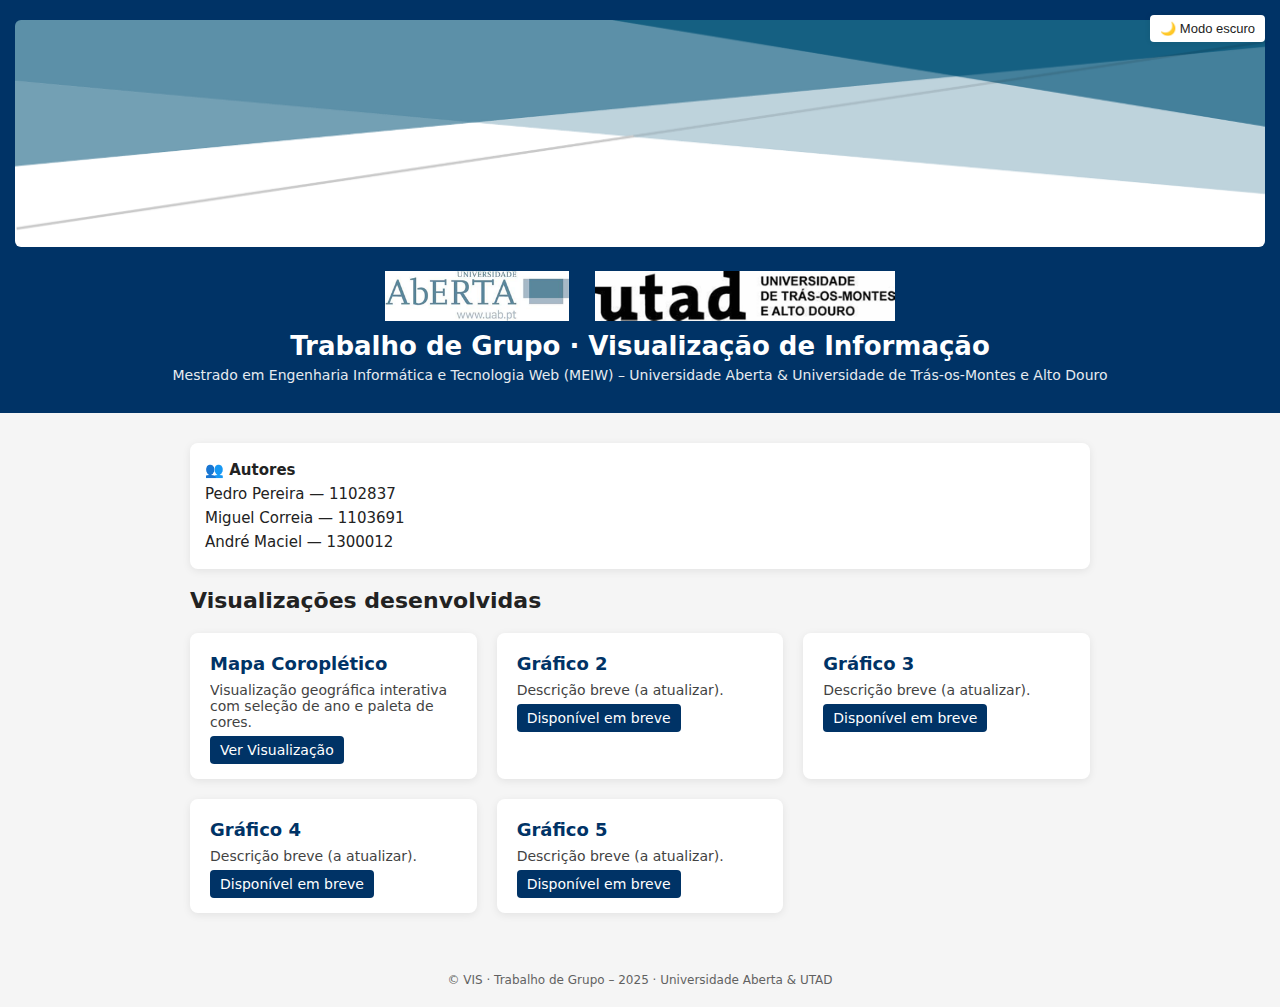
<file: VIS_WG_1/index.html>
<!DOCTYPE html>
<html lang="pt">
<head>
  <meta charset="UTF-8">
  <title>VIS · Trabalho de Grupo – Visualização de Informação</title>

  <meta name="viewport" content="width=device-width, initial-scale=1.0">

  <style>
    :root {
      --bg: #f5f5f5;
      --text: #222;
      --card-bg: #ffffff;
      --header-bg: #003366;
      --header-text: #ffffff;
      --card-shadow: rgba(0,0,0,0.08);
    }

    body.dark {
      --bg: #121212;
      --text: #e3e3e3;
      --card-bg: #1f1f1f;
      --header-bg: #000000;
      --header-text: #e3e3e3;
      --card-shadow: rgba(255,255,255,0.05);
    }

    body {
      margin: 0;
      padding: 0;
      font-family: system-ui, -apple-system, "Segoe UI", Roboto, sans-serif;
      background: var(--bg);
      color: var(--text);
      transition: background 0.3s, color 0.3s;
    }

    header {
      background: var(--header-bg);
      color: var(--header-text);
      padding: 20px 15px 30px 15px;
      text-align: center;
      position: relative;
    }

    header img.capa {
      width: 100%;
      max-height: 260px;
      object-fit: cover;
      border-radius: 6px;
      margin-bottom: 20px;
    }

    header img.logo {
      height: 50px;
      margin: 0 10px;
      vertical-align: middle;
    }

    header h1 {
      font-size: 26px;
      margin: 10px 0 0 0;
    }

    header p {
      margin: 6px 0 0 0;
      font-size: 14px;
      opacity: 0.9;
    }

    .dark-toggle {
      position: absolute;
      right: 15px;
      top: 15px;
      padding: 6px 10px;
      font-size: 13px;
      background: var(--card-bg);
      color: var(--text);
      border-radius: 4px;
      cursor: pointer;
      box-shadow: 0 0 6px var(--card-shadow);
      border: none;
    }

    main {
      max-width: 900px;
      margin: 30px auto;
      padding: 0 20px;
    }

    h2 {
      font-size: 22px;
      margin-bottom: 12px;
    }

    .grid {
      display: grid;
      grid-template-columns: repeat(auto-fit, minmax(240px, 1fr));
      gap: 20px;
      margin-top: 20px;
    }

    .card {
      background: var(--card-bg);
      padding: 20px;
      border-radius: 8px;
      box-shadow: 0 2px 8px var(--card-shadow);
      transition: transform 0.1s, background 0.3s;
    }

    .card:hover {
      transform: translateY(-4px);
    }

    .card h3 {
      margin: 0 0 8px 0;
      font-size: 18px;
      color: #003366;
    }

    body.dark .card h3 {
      color: #7ab5ff;
    }

    .card p {
      margin: 0 0 10px 0;
      font-size: 14px;
      opacity: 0.85;
    }

    .card a {
      background: #003366;
      color: white;
      padding: 6px 10px;
      border-radius: 4px;
      text-decoration: none;
      font-size: 14px;
    }

    .autores {
      margin-top: 25px;
      font-size: 15px;
      line-height: 1.6;
      background: var(--card-bg);
      padding: 15px;
      border-radius: 8px;
      box-shadow: 0 2px 8px var(--card-shadow);
    }

    footer {
      text-align: center;
      padding: 20px;
      margin-top: 40px;
      font-size: 12px;
      opacity: 0.7;
    }
  </style>
</head>
<body>

<header>
  <button class="dark-toggle" onclick="toggleDark()">🌙 Modo escuro</button>

  <!-- CAPA EM CIMA -->
  <img src="imagens/capa.png" class="capa" alt="Capa do trabalho">

  <!-- LOGOS POR BAIXO -->
  <div>
    <img src="imagens/uab.png" class="logo" alt="Universidade Aberta">
    <img src="imagens/utad.png" class="logo" alt="UTAD">
  </div>

  <h1>Trabalho de Grupo · Visualização de Informação</h1>

  <p>Mestrado em Engenharia Informática e Tecnologia Web (MEIW) –  
     Universidade Aberta & Universidade de Trás-os-Montes e Alto Douro</p>
</header>

<main>

  <div class="autores">
    <strong>👥 Autores</strong><br>
    Pedro Pereira — 1102837<br>
    Miguel Correia — 1103691<br>
    André Maciel — 1300012
  </div>

  <h2>Visualizações desenvolvidas</h2>

  <div class="grid">

    <!-- CARD 1 – Coroplético -->
    <div class="card">
      <h3>Mapa Coroplético</h3>
      <p>Visualização geográfica interativa com seleção de ano e paleta de cores.</p>
      <a href="coropletico.html">Ver Visualização</a>
    </div>

    <!-- CARD 2 -->
    <div class="card">
      <h3>Gráfico 2</h3>
      <p>Descrição breve (a atualizar).</p>
      <a href="#">Disponível em breve</a>
    </div>

    <!-- CARD 3 -->
    <div class="card">
      <h3>Gráfico 3</h3>
      <p>Descrição breve (a atualizar).</p>
      <a href="#">Disponível em breve</a>
    </div>

    <!-- CARD 4 -->
    <div class="card">
      <h3>Gráfico 4</h3>
      <p>Descrição breve (a atualizar).</p>
      <a href="#">Disponível em breve</a>
    </div>

    <!-- CARD 5 -->
    <div class="card">
      <h3>Gráfico 5</h3>
      <p>Descrição breve (a atualizar).</p>
      <a href="#">Disponível em breve</a>
    </div>

  </div>
</main>

<footer>
  © VIS · Trabalho de Grupo – 2025 · Universidade Aberta & UTAD
</footer>

<script>
  function toggleDark() {
    document.body.classList.toggle('dark');
  }
</script>

</body>
</html>
</file>
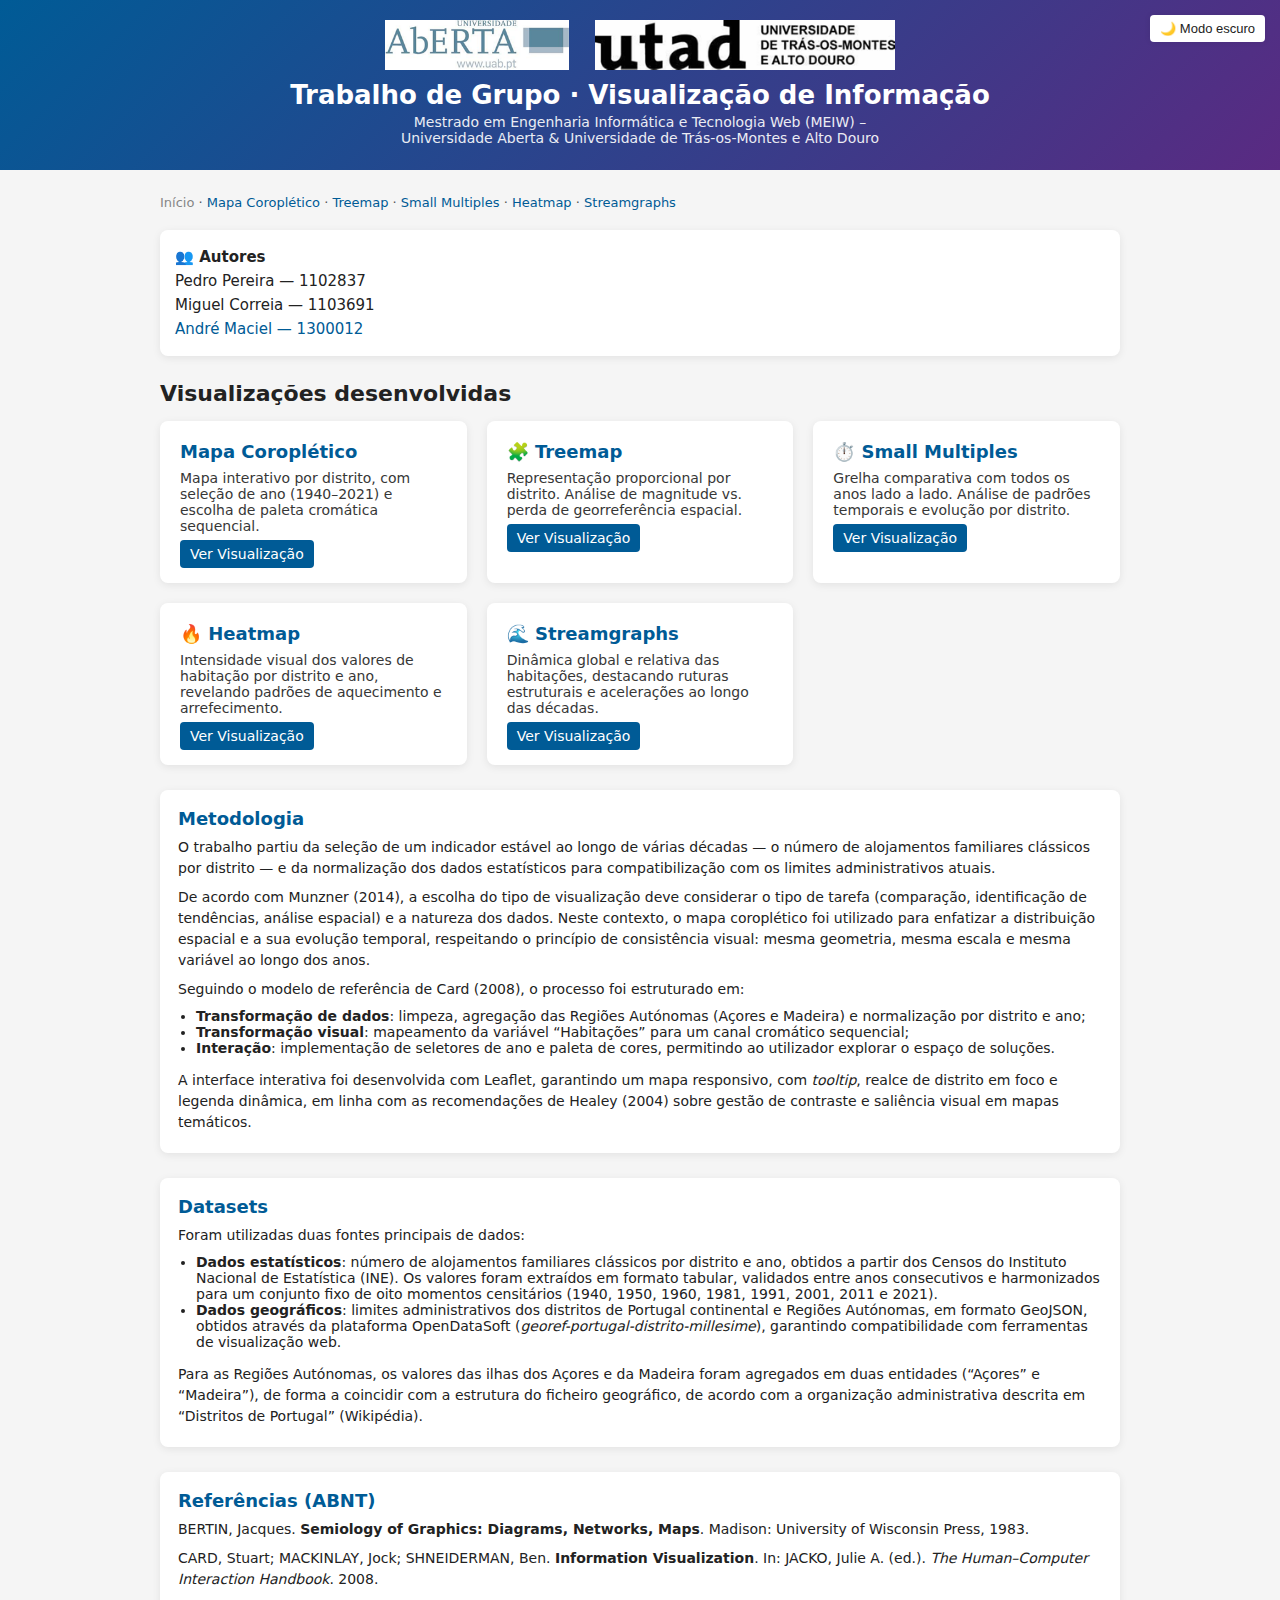
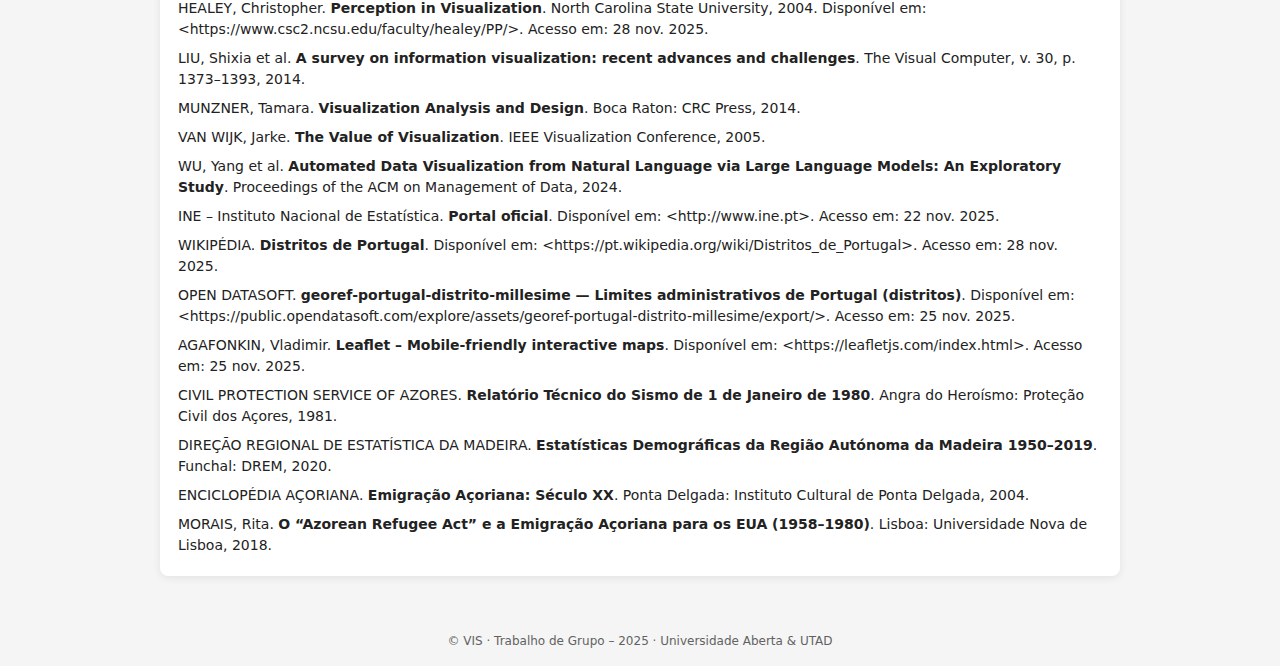
<file: Trabalho1/VIS_WG_1/index.html>
<!DOCTYPE html>
<html lang="pt">
<head>
  <meta charset="UTF-8">
  <title>VIS · Trabalho de Grupo – Visualização de Informação</title>

  <meta name="viewport" content="width=device-width, initial-scale=1.0">

  <!-- Carregar modo escuro IMEDIATAMENTE (antes de qualquer CSS) -->
  <script>
    if (localStorage.getItem('darkMode') === 'true') {
      document.write('<style>body{background:#121212!important;color:#e3e3e3!important;}</style>');
    }
  </script>

  <style>
    /* Paleta inspirada no branding UAb (azul) + UTAD (roxo) */
    :root {
      --bg: #f5f5f5;
      --text: #222222;
      --card-bg: #ffffff;
      --header-bg: linear-gradient(135deg, #005b96, #5a2a82);
      --header-text: #ffffff;
      --card-shadow: rgba(0,0,0,0.08);
      --accent: #005b96;
      --accent-soft: #e0ecf7;
    }

    body.dark {
      --bg: #121212;
      --text: #e3e3e3;
      --card-bg: #1f1f1f;
      --header-bg: linear-gradient(135deg, #000000, #3a1757);
      --header-text: #e3e3e3;
      --card-shadow: rgba(255,255,255,0.05);
      --accent: #7ab5ff;
      --accent-soft: #27293a;
    }

    body {
      margin: 0;
      padding: 0;
      font-family: system-ui, -apple-system, "Segoe UI", Roboto, sans-serif;
      background: var(--bg);
      color: var(--text);
      transition: background 0.3s, color 0.3s;
    }

    header {
      background: var(--header-bg);
      color: var(--header-text);
      padding: 20px 15px 24px 15px;
      text-align: center;
      position: relative;
    }

    header .logos {
      margin-bottom: 10px;
    }

    header img.logo {
      height: 50px;
      margin: 0 10px;
      vertical-align: middle;
    }

    header h1 {
      font-size: 26px;
      margin: 5px 0 0 0;
    }

    header p {
      margin: 4px 0 0 0;
      font-size: 14px;
      opacity: 0.9;
    }

    .dark-toggle {
      position: absolute;
      right: 15px;
      top: 15px;
      padding: 6px 10px;
      font-size: 13px;
      background: var(--card-bg);
      color: var(--text);
      border-radius: 4px;
      cursor: pointer;
      box-shadow: 0 0 6px var(--card-shadow);
      border: none;
    }

    main {
      max-width: 960px;
      margin: 25px auto 40px auto;
      padding: 0 20px;
    }

    .breadcrumb {
      font-size: 13px;
      margin-bottom: 15px;
      color: #555;
    }

    body.dark .breadcrumb {
      color: #cccccc;
    }

    .breadcrumb a {
      color: var(--accent);
      text-decoration: none;
    }

    .breadcrumb span {
      opacity: 0.7;
    }

    h2 {
      font-size: 22px;
      margin-top: 25px;
      margin-bottom: 10px;
    }

    .grid {
      display: grid;
      grid-template-columns: repeat(auto-fit, minmax(240px, 1fr));
      gap: 20px;
      margin-top: 15px;
    }

    .card {
      background: var(--card-bg);
      padding: 20px;
      border-radius: 8px;
      box-shadow: 0 2px 8px var(--card-shadow);
      transition: transform 0.1s, background 0.3s;
    }

    .card:hover {
      transform: translateY(-4px);
    }

    .card h3 {
      margin: 0 0 8px 0;
      font-size: 18px;
      color: var(--accent);
    }

    .card p {
      margin: 0 0 10px 0;
      font-size: 14px;
      opacity: 0.9;
    }

    .card a {
      background: var(--accent);
      color: white;
      padding: 6px 10px;
      border-radius: 4px;
      text-decoration: none;
      font-size: 14px;
    }

    .autores {
      margin-top: 20px;
      font-size: 15px;
      line-height: 1.6;
      background: var(--card-bg);
      padding: 15px;
      border-radius: 8px;
      box-shadow: 0 2px 8px var(--card-shadow);
    }

    .autores a {
      color: var(--accent);
      text-decoration: none;
    }

    .autores a:hover {
      text-decoration: underline;
    }

    section {
      margin-top: 25px;
      background: var(--card-bg);
      padding: 18px 18px 12px 18px;
      border-radius: 8px;
      box-shadow: 0 2px 8px var(--card-shadow);
      font-size: 14px;
    }

    section h3 {
      margin-top: 0;
      margin-bottom: 8px;
      font-size: 18px;
      color: var(--accent);
    }

    section p {
      margin-top: 0;
      margin-bottom: 8px;
      line-height: 1.5;
    }

    section ul {
      margin-top: 4px;
      padding-left: 18px;
    }

    footer {
      text-align: center;
      padding: 18px;
      font-size: 12px;
      opacity: 0.7;
    }
  </style>
</head>
<body>

<header>
  <button class="dark-toggle" onclick="toggleDark()" id="darkModeBtn">
    <span id="darkModeIcon">🌙</span>
    <span id="darkModeText">Modo escuro</span>
  </button>

  <div class="logos">
    <img src="imagens/uab.png" class="logo" alt="Universidade Aberta">
    <img src="imagens/utad.png" class="logo" alt="UTAD">
  </div>

  <h1>Trabalho de Grupo · Visualização de Informação</h1>

  <p>Mestrado em Engenharia Informática e Tecnologia Web (MEIW) –<br>
     Universidade Aberta &amp; Universidade de Trás-os-Montes e Alto Douro</p>
</header>

<main>

  <!-- Breadcrumb de navegação -->
  <nav class="breadcrumb">
    <span>Início</span> ·
    <a href="coropletico.html">Mapa Coroplético</a> ·
    <a href="treemap.html">Treemap</a> ·
    <a href="smallmultiples.html">Small Multiples</a> ·
    <a href="heatmap.html">Heatmap</a> ·
    <a href="streamgraphs.html">Streamgraphs</a>
  </nav>

  <div class="autores">
    <strong>👥 Autores</strong><br>
    Pedro Pereira — 1102837<br>
    Miguel Correia — 1103691<br>
    <a href="https://www.cienciavitae.pt/portal/6012-D3B5-F967" target="_blank" rel="noopener noreferrer">
      André Maciel — 1300012
    </a>
  </div>

  <h2>Visualizações desenvolvidas</h2>

  <div class="grid">

    <!-- CARD 1 – Coroplético -->
    <div class="card">
      <h3>Mapa Coroplético</h3>
      <p>Mapa interativo por distrito, com seleção de ano (1940–2021) e escolha de paleta cromática sequencial.</p>
      <a href="coropletico.html">Ver Visualização</a>
    </div>

    <!-- CARD 2 – Treemap (Pedro Pereira) -->
    <div class="card">
      <h3>🧩 Treemap</h3>
      <p>Representação proporcional por distrito. Análise de magnitude vs. perda de georreferência espacial.</p>
      <a href="treemap.html">Ver Visualização</a>
    </div>

    <!-- CARD 3 – Small Multiples -->
    <div class="card">
      <h3>⏱️ Small Multiples</h3>
      <p>Grelha comparativa com todos os anos lado a lado. Análise de padrões temporais e evolução por distrito.</p>
      <a href="smallmultiples.html">Ver Visualização</a>
    </div>

    <!-- CARD 4 — Heatmap -->
    <div class="card">
      <h3>🔥 Heatmap</h3>
      <p>Intensidade visual dos valores de habitação por distrito e ano, revelando padrões de aquecimento e arrefecimento.</p>
      <a href="heatmap.html">Ver Visualização</a>
    </div>

    <!-- CARD 5 — Streamgraphs -->
    <div class="card">
      <h3>🌊 Streamgraphs</h3>
      <p>Dinâmica global e relativa das habitações, destacando ruturas estruturais e acelerações ao longo das décadas.</p>
      <a href="streamgraphs.html">Ver Visualização</a>
    </div>

  </div>

  <!-- Secção Metodologia -->
  <section id="metodologia">
    <h3>Metodologia</h3>
    <p>
      O trabalho partiu da seleção de um indicador estável ao longo de várias décadas —
      o número de alojamentos familiares clássicos por distrito — e da normalização dos dados
      estatísticos para compatibilização com os limites administrativos atuais.
    </p>
    <p>
      De acordo com Munzner (2014), a escolha do tipo de visualização deve considerar o tipo de tarefa
      (comparação, identificação de tendências, análise espacial) e a natureza dos dados.
      Neste contexto, o mapa coroplético foi utilizado para enfatizar a distribuição espacial e a sua
      evolução temporal, respeitando o princípio de consistência visual: mesma geometria, mesma escala
      e mesma variável ao longo dos anos.
    </p>
    <p>
      Seguindo o modelo de referência de Card (2008), o processo foi estruturado em:
    </p>
    <ul>
      <li><strong>Transformação de dados</strong>: limpeza, agregação das Regiões Autónomas (Açores e Madeira) e normalização por distrito e ano;</li>
      <li><strong>Transformação visual</strong>: mapeamento da variável “Habitações” para um canal cromático sequencial;</li>
      <li><strong>Interação</strong>: implementação de seletores de ano e paleta de cores, permitindo ao utilizador explorar o espaço de soluções.</li>
    </ul>
    <p>
      A interface interativa foi desenvolvida com Leaflet, garantindo um mapa responsivo, com <em>tooltip</em>,
      realce de distrito em foco e legenda dinâmica, em linha com as recomendações de Healey (2004)
      sobre gestão de contraste e saliência visual em mapas temáticos.
    </p>
  </section>

  <!-- Secção Datasets -->
  <section id="datasets">
    <h3>Datasets</h3>
    <p>
      Foram utilizadas duas fontes principais de dados:
    </p>
    <ul>
      <li>
        <strong>Dados estatísticos</strong>: número de alojamentos familiares clássicos por distrito e ano,
        obtidos a partir dos Censos do Instituto Nacional de Estatística (INE). Os valores foram
        extraídos em formato tabular, validados entre anos consecutivos e harmonizados para um conjunto
        fixo de oito momentos censitários (1940, 1950, 1960, 1981, 1991, 2001, 2011 e 2021).
      </li>
      <li>
        <strong>Dados geográficos</strong>: limites administrativos dos distritos de Portugal continental
        e Regiões Autónomas, em formato GeoJSON, obtidos através da plataforma OpenDataSoft
        (<em>georef-portugal-distrito-millesime</em>), garantindo compatibilidade com ferramentas
        de visualização web.
      </li>
    </ul>
    <p>
      Para as Regiões Autónomas, os valores das ilhas dos Açores e da Madeira foram agregados em duas
      entidades (“Açores” e “Madeira”), de forma a coincidir com a estrutura do ficheiro geográfico,
      de acordo com a organização administrativa descrita em “Distritos de Portugal” (Wikipédia).
    </p>
  </section>

  <!-- Secção Referências ABNT -->
  <section id="referencias">
    <h3>Referências (ABNT)</h3>

    <p>BERTIN, Jacques. <strong>Semiology of Graphics: Diagrams, Networks, Maps</strong>. Madison: University of Wisconsin Press, 1983.</p>

    <p>CARD, Stuart; MACKINLAY, Jock; SHNEIDERMAN, Ben. <strong>Information Visualization</strong>. In: JACKO, Julie A. (ed.). <em>The Human–Computer Interaction Handbook</em>. 2008.</p>

    <p>HEALEY, Christopher. <strong>Perception in Visualization</strong>. North Carolina State University, 2004. Disponível em: &lt;https://www.csc2.ncsu.edu/faculty/healey/PP/&gt;. Acesso em: 28 nov. 2025.</p>

    <p>LIU, Shixia et al. <strong>A survey on information visualization: recent advances and challenges</strong>. The Visual Computer, v. 30, p. 1373–1393, 2014.</p>

    <p>MUNZNER, Tamara. <strong>Visualization Analysis and Design</strong>. Boca Raton: CRC Press, 2014.</p>

    <p>VAN WIJK, Jarke. <strong>The Value of Visualization</strong>. IEEE Visualization Conference, 2005.</p>

    <p>WU, Yang et al. <strong>Automated Data Visualization from Natural Language via Large Language Models: An Exploratory Study</strong>. Proceedings of the ACM on Management of Data, 2024.</p>

    <p>INE – Instituto Nacional de Estatística. <strong>Portal oficial</strong>. Disponível em: &lt;http://www.ine.pt&gt;. Acesso em: 22 nov. 2025.</p>

    <p>WIKIPÉDIA. <strong>Distritos de Portugal</strong>. Disponível em: &lt;https://pt.wikipedia.org/wiki/Distritos_de_Portugal&gt;. Acesso em: 28 nov. 2025.</p>

    <p>OPEN DATASOFT. <strong>georef-portugal-distrito-millesime — Limites administrativos de Portugal (distritos)</strong>. Disponível em: &lt;https://public.opendatasoft.com/explore/assets/georef-portugal-distrito-millesime/export/&gt;. Acesso em: 25 nov. 2025.</p>

    <p>AGAFONKIN, Vladimir. <strong>Leaflet – Mobile-friendly interactive maps</strong>. Disponível em: &lt;https://leafletjs.com/index.html&gt;. Acesso em: 25 nov. 2025.</p>

    <p>CIVIL PROTECTION SERVICE OF AZORES. <strong>Relatório Técnico do Sismo de 1 de Janeiro de 1980</strong>. Angra do Heroísmo: Proteção Civil dos Açores, 1981.</p>

    <p>DIREÇÃO REGIONAL DE ESTATÍSTICA DA MADEIRA. <strong>Estatísticas Demográficas da Região Autónoma da Madeira 1950–2019</strong>. Funchal: DREM, 2020.</p>

    <p>ENCICLOPÉDIA AÇORIANA. <strong>Emigração Açoriana: Século XX</strong>. Ponta Delgada: Instituto Cultural de Ponta Delgada, 2004.</p>

    <p>MORAIS, Rita. <strong>O “Azorean Refugee Act” e a Emigração Açoriana para os EUA (1958–1980)</strong>. Lisboa: Universidade Nova de Lisboa, 2018.</p>
</section>


</main>

<footer>
  © VIS · Trabalho de Grupo – 2025 · Universidade Aberta &amp; UTAD
</footer>

<script>
  // Aplicar modo escuro ao carregar
  const isDarkMode = localStorage.getItem('darkMode') === 'true';
  if (isDarkMode) {
    document.body.classList.add('dark');
  }
  
  // Atualizar texto do botão
  function updateDarkModeButton() {
    const isDark = document.body.classList.contains('dark');
    const icon = document.getElementById('darkModeIcon');
    const text = document.getElementById('darkModeText');
    
    if (isDark) {
      icon.textContent = '☀️';
      text.textContent = 'Modo claro';
    } else {
      icon.textContent = '🌙';
      text.textContent = 'Modo escuro';
    }
  }
  
  // Atualizar ao carregar
  updateDarkModeButton();

  function toggleDark() {
    document.body.classList.toggle('dark');
    // Guardar preferência
    const isDark = document.body.classList.contains('dark');
    localStorage.setItem('darkMode', isDark ? 'true' : 'false');
    
    // Recarregar página para aplicar mudança (evita flash)
    window.location.reload();
  }
</script>

</body>
</html>
</file>
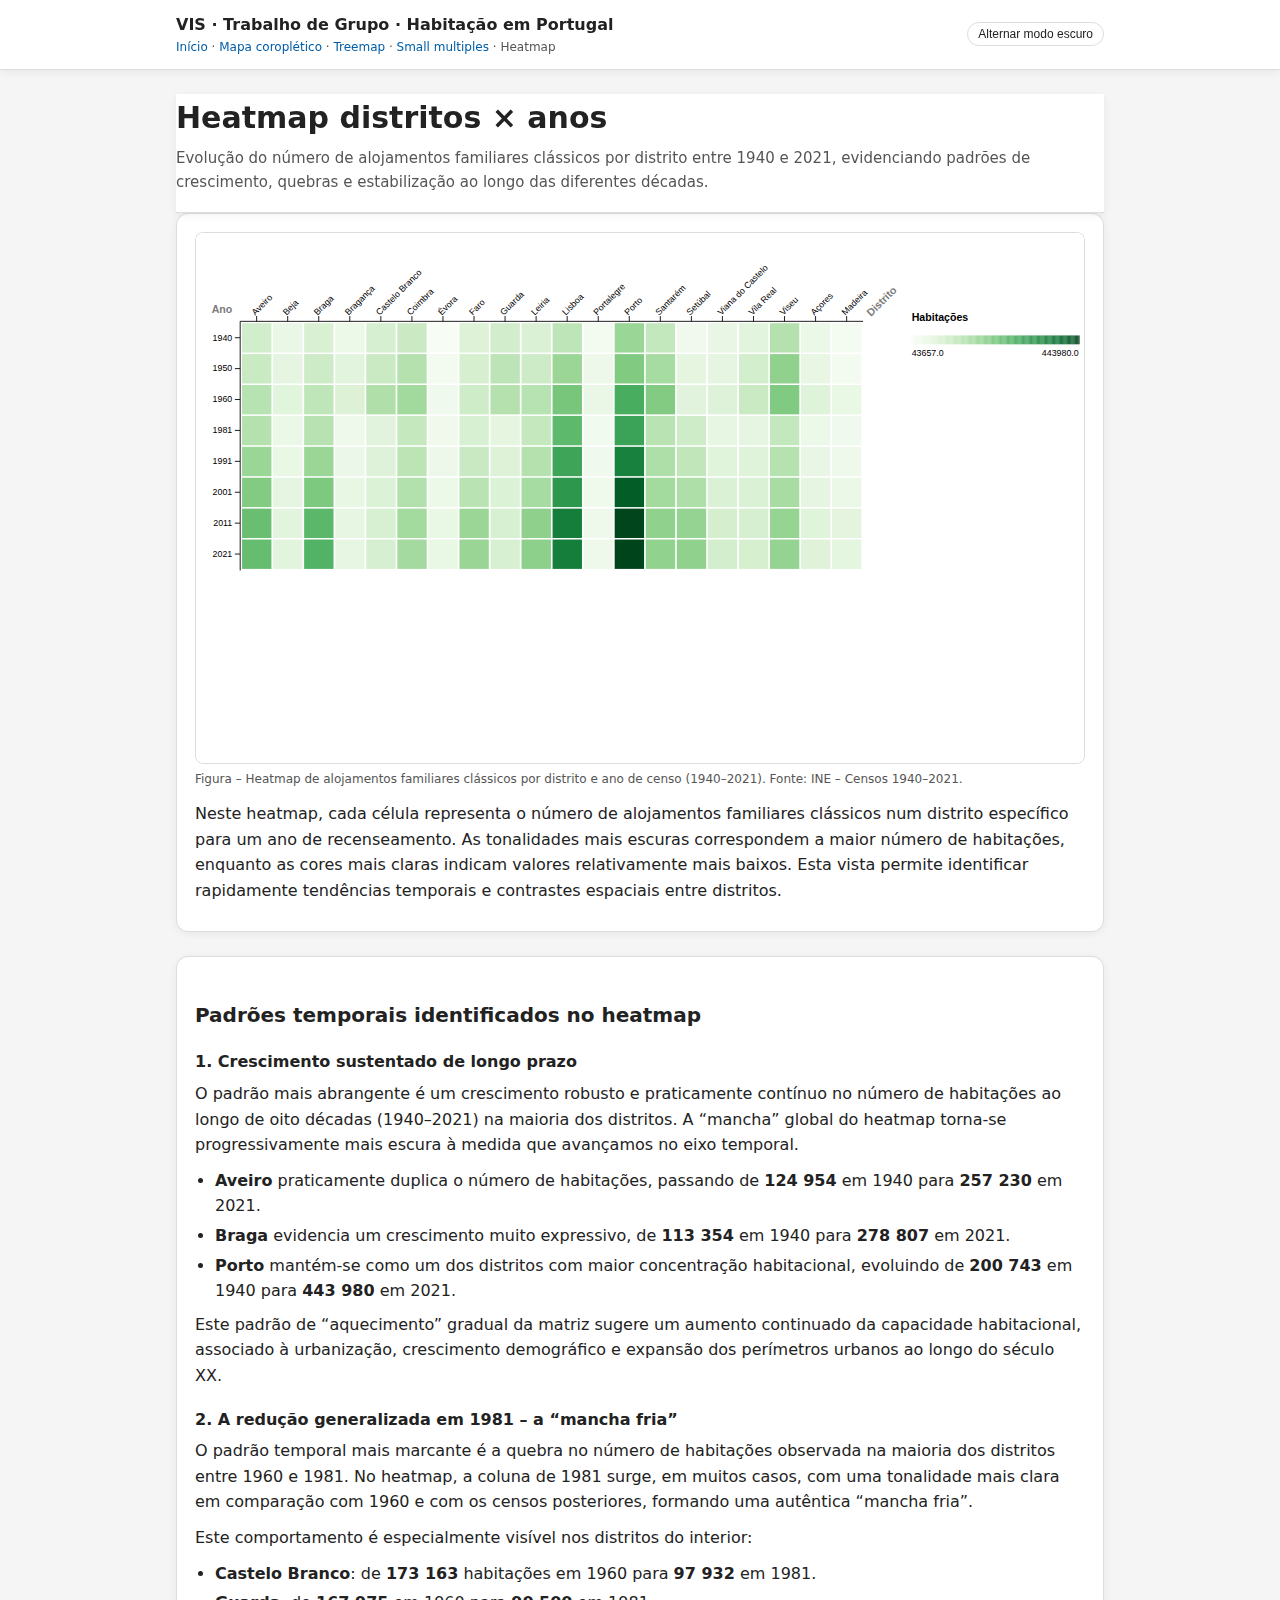
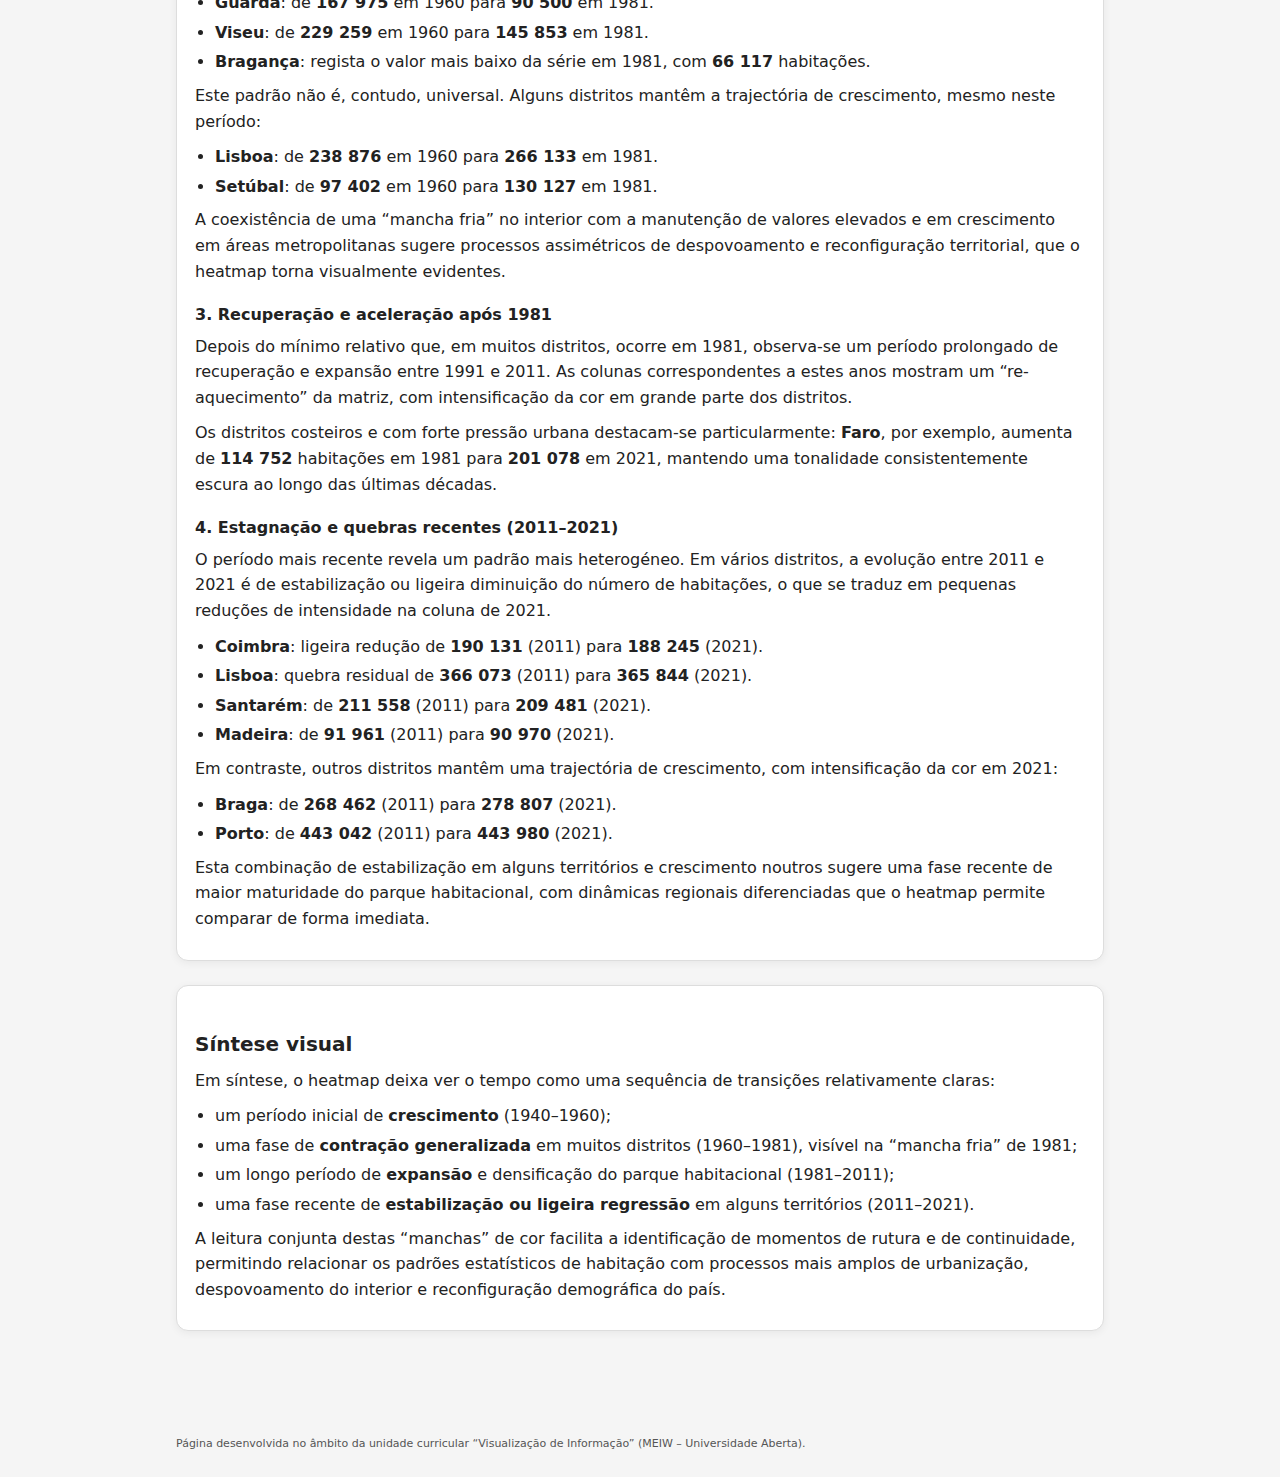
<file: VIS_WG_1/Heatmap.html>
<!DOCTYPE html>
<html lang="pt-PT">
<head>
  <meta charset="UTF-8" />
  <title>Heatmap · VIS · Habitação 1940–2021</title>
  <meta name="viewport" content="width=device-width, initial-scale=1" />
  <style>
    :root {
      color-scheme: light dark;
      --bg: #f5f5f5;
      --bg-card: #ffffff;
      --text: #222222;
      --muted: #555555;
      --accent: #005ea8;
      --border: #dddddd;
      --shadow: 0 2px 8px rgba(0, 0, 0, 0.06);
    }

    :root[data-theme="dark"] {
      --bg: #101010;
      --bg-card: #1b1b1b;
      --text: #f3f3f3;
      --muted: #aaaaaa;
      --accent: #4da3ff;
      --border: #333333;
      --shadow: 0 2px 12px rgba(0, 0, 0, 0.6);
    }

    * {
      box-sizing: border-box;
    }

    body {
      margin: 0;
      font-family: system-ui, -apple-system, BlinkMacSystemFont, "Segoe UI",
        Roboto, sans-serif;
      background: var(--bg);
      color: var(--text);
      line-height: 1.6;
    }

    header {
      border-bottom: 1px solid var(--border);
      background: var(--bg-card);
      box-shadow: var(--shadow);
      position: sticky;
      top: 0;
      z-index: 10;
    }

    .header-inner {
      max-width: 960px;
      margin: 0 auto;
      padding: 12px 16px;
      display: flex;
      align-items: center;
      justify-content: space-between;
      gap: 12px;
    }

    .site-title {
      font-size: 16px;
      font-weight: 600;
    }

    .breadcrumb {
      font-size: 12px;
      color: var(--muted);
    }

    .breadcrumb a {
      color: var(--accent);
      text-decoration: none;
    }

    .breadcrumb a:hover {
      text-decoration: underline;
    }

    .dark-toggle {
      font-size: 12px;
      border-radius: 999px;
      border: 1px solid var(--border);
      background: transparent;
      color: var(--text);
      padding: 4px 10px;
      cursor: pointer;
    }

    main {
      max-width: 960px;
      margin: 24px auto 40px;
      padding: 0 16px 40px;
    }

    h1 {
      font-size: 26px;
      margin-bottom: 4px;
    }

    h2 {
      font-size: 20px;
      margin-top: 24px;
      margin-bottom: 8px;
    }

    h3 {
      font-size: 16px;
      margin-top: 18px;
      margin-bottom: 6px;
    }

    p {
      margin: 0 0 10px;
    }

    .lead {
      font-size: 14px;
      color: var(--muted);
      margin-bottom: 18px;
    }

    .card {
      background: var(--bg-card);
      border-radius: 12px;
      border: 1px solid var(--border);
      box-shadow: var(--shadow);
      padding: 18px;
      margin-bottom: 24px;
    }

    figure {
      margin: 0 0 12px;
    }

    figure img {
      width: 100%;
      height: auto;
      display: block;
      border-radius: 8px;
      border: 1px solid var(--border);
    }

    figure figcaption {
      font-size: 12px;
      color: var(--muted);
      margin-top: 6px;
    }

    ul {
      padding-left: 20px;
      margin-top: 4px;
      margin-bottom: 8px;
    }

    li {
      margin-bottom: 4px;
    }

    .refs {
      font-size: 13px;
    }

    .refs h2 {
      font-size: 18px;
    }

    .refs p {
      margin-bottom: 6px;
    }

    footer {
      max-width: 960px;
      margin: 0 auto 24px;
      padding: 0 16px;
      font-size: 11px;
      color: var(--muted);
    }

    @media (min-width: 768px) {
      h1 {
        font-size: 30px;
      }
      .lead {
        font-size: 15px;
      }
    }
  </style>
  <script>
    // Aplicar preferência de tema o mais cedo possível
    (function () {
      try {
        const stored = localStorage.getItem("vis-theme");
        if (stored === "dark") {
          document.documentElement.dataset.theme = "dark";
        }
      } catch (e) {
        // ignore
      }
    })();
  </script>
</head>
<body>
  <header>
    <div class="header-inner">
      <div>
        <div class="site-title">VIS · Trabalho de Grupo · Habitação em Portugal</div>
        <nav class="breadcrumb">
          <a href="index.html">Início</a> ·
          <a href="coropletico.html">Mapa coroplético</a> ·
          <a href="treemap.html">Treemap</a> ·
          <a href="smallmultiples.html">Small multiples</a> ·
          Heatmap
        </nav>
      </div>
      <button class="dark-toggle" type="button" onclick="toggleTheme()">
        Alternar modo escuro
      </button>
    </div>
  </header>

  <main>
    <header>
      <h1>Heatmap distritos × anos</h1>
      <p class="lead">
        Evolução do número de alojamentos familiares clássicos por distrito entre
        1940 e 2021, evidenciando padrões de crescimento, quebras e estabilização
        ao longo das diferentes décadas.
      </p>
    </header>

    <section class="card">
      <figure>
        <img
          src="imagens/heatmap_distrito_x_ano.svg"
          alt="Heatmap com distritos no eixo vertical e anos de censo no eixo horizontal, mostrando a intensidade do número de habitações por cor."
        />
        <figcaption>
          Figura – Heatmap de alojamentos familiares clássicos por distrito e ano de censo (1940–2021). Fonte: INE – Censos 1940–2021.
        </figcaption>
      </figure>
      <p>
        Neste heatmap, cada célula representa o número de alojamentos familiares clássicos
        num distrito específico para um ano de recenseamento. As tonalidades mais escuras
        correspondem a maior número de habitações, enquanto as cores mais claras indicam
        valores relativamente mais baixos. Esta vista permite identificar rapidamente
        tendências temporais e contrastes espaciais entre distritos.
      </p>
    </section>

    <section class="card">
      <h2>Padrões temporais identificados no heatmap</h2>

      <h3>1. Crescimento sustentado de longo prazo</h3>
      <p>
        O padrão mais abrangente é um crescimento robusto e praticamente contínuo
        no número de habitações ao longo de oito décadas (1940–2021) na maioria dos
        distritos. A “mancha” global do heatmap torna-se progressivamente mais escura
        à medida que avançamos no eixo temporal.
      </p>
      <ul>
        <li>
          <strong>Aveiro</strong> praticamente duplica o número de habitações, passando
          de <strong>124&nbsp;954</strong> em 1940 para <strong>257&nbsp;230</strong> em 2021.
        </li>
        <li>
          <strong>Braga</strong> evidencia um crescimento muito expressivo, de
          <strong>113&nbsp;354</strong> em 1940 para <strong>278&nbsp;807</strong> em 2021.
        </li>
        <li>
          <strong>Porto</strong> mantém-se como um dos distritos com maior concentração
          habitacional, evoluindo de <strong>200&nbsp;743</strong> em 1940 para
          <strong>443&nbsp;980</strong> em 2021.
        </li>
      </ul>
      <p>
        Este padrão de “aquecimento” gradual da matriz sugere um aumento continuado
        da capacidade habitacional, associado à urbanização, crescimento demográfico
        e expansão dos perímetros urbanos ao longo do século XX.
      </p>

      <h3>2. A redução generalizada em 1981 – a “mancha fria”</h3>
      <p>
        O padrão temporal mais marcante é a quebra no número de habitações observada
        na maioria dos distritos entre 1960 e 1981. No heatmap, a coluna de 1981
        surge, em muitos casos, com uma tonalidade mais clara em comparação com 1960
        e com os censos posteriores, formando uma autêntica “mancha fria”.
      </p>
      <p>
        Este comportamento é especialmente visível nos distritos do interior:
      </p>
      <ul>
        <li>
          <strong>Castelo Branco</strong>: de <strong>173&nbsp;163</strong> habitações em
          1960 para <strong>97&nbsp;932</strong> em 1981.
        </li>
        <li>
          <strong>Guarda</strong>: de <strong>167&nbsp;975</strong> em 1960 para
          <strong>90&nbsp;500</strong> em 1981.
        </li>
        <li>
          <strong>Viseu</strong>: de <strong>229&nbsp;259</strong> em 1960 para
          <strong>145&nbsp;853</strong> em 1981.
        </li>
        <li>
          <strong>Bragança</strong>: regista o valor mais baixo da série em 1981, com
          <strong>66&nbsp;117</strong> habitações.
        </li>
      </ul>
      <p>
        Este padrão não é, contudo, universal. Alguns distritos mantêm a trajectória
        de crescimento, mesmo neste período:
      </p>
      <ul>
        <li>
          <strong>Lisboa</strong>: de <strong>238&nbsp;876</strong> em 1960 para
          <strong>266&nbsp;133</strong> em 1981.
        </li>
        <li>
          <strong>Setúbal</strong>: de <strong>97&nbsp;402</strong> em 1960 para
          <strong>130&nbsp;127</strong> em 1981.
        </li>
      </ul>
      <p>
        A coexistência de uma “mancha fria” no interior com a manutenção de valores
        elevados e em crescimento em áreas metropolitanas sugere processos assimétricos
        de despovoamento e reconfiguração territorial, que o heatmap torna visualmente
        evidentes.
      </p>

      <h3>3. Recuperação e aceleração após 1981</h3>
      <p>
        Depois do mínimo relativo que, em muitos distritos, ocorre em 1981, observa-se
        um período prolongado de recuperação e expansão entre 1991 e 2011. As colunas
        correspondentes a estes anos mostram um “re-aquecimento” da matriz, com
        intensificação da cor em grande parte dos distritos.
      </p>
      <p>
        Os distritos costeiros e com forte pressão urbana destacam-se particularmente:
        <strong>Faro</strong>, por exemplo, aumenta de <strong>114&nbsp;752</strong>
        habitações em 1981 para <strong>201&nbsp;078</strong> em 2021, mantendo uma
        tonalidade consistentemente escura ao longo das últimas décadas.
      </p>

      <h3>4. Estagnação e quebras recentes (2011–2021)</h3>
      <p>
        O período mais recente revela um padrão mais heterogéneo. Em vários distritos,
        a evolução entre 2011 e 2021 é de estabilização ou ligeira diminuição do
        número de habitações, o que se traduz em pequenas reduções de intensidade
        na coluna de 2021.
      </p>
      <ul>
        <li>
          <strong>Coimbra</strong>: ligeira redução de
          <strong>190&nbsp;131</strong> (2011) para <strong>188&nbsp;245</strong> (2021).
        </li>
        <li>
          <strong>Lisboa</strong>: quebra residual de <strong>366&nbsp;073</strong> (2011)
          para <strong>365&nbsp;844</strong> (2021).
        </li>
        <li>
          <strong>Santarém</strong>: de <strong>211&nbsp;558</strong> (2011) para
          <strong>209&nbsp;481</strong> (2021).
        </li>
        <li>
          <strong>Madeira</strong>: de <strong>91&nbsp;961</strong> (2011) para
          <strong>90&nbsp;970</strong> (2021).
        </li>
      </ul>
      <p>
        Em contraste, outros distritos mantêm uma trajectória de crescimento, com
        intensificação da cor em 2021:
      </p>
      <ul>
        <li>
          <strong>Braga</strong>: de <strong>268&nbsp;462</strong> (2011) para
          <strong>278&nbsp;807</strong> (2021).
        </li>
        <li>
          <strong>Porto</strong>: de <strong>443&nbsp;042</strong> (2011) para
          <strong>443&nbsp;980</strong> (2021).
        </li>
      </ul>
      <p>
        Esta combinação de estabilização em alguns territórios e crescimento noutros
        sugere uma fase recente de maior maturidade do parque habitacional, com
        dinâmicas regionais diferenciadas que o heatmap permite comparar de forma
        imediata.
      </p>
    </section>

    <section class="card">
      <h2>Síntese visual</h2>
      <p>
        Em síntese, o heatmap deixa ver o tempo como uma sequência de transições
        relativamente claras:
      </p>
      <ul>
        <li>
          um período inicial de <strong>crescimento</strong> (1940–1960);
        </li>
        <li>
          uma fase de <strong>contração generalizada</strong> em muitos distritos (1960–1981), visível na “mancha fria” de 1981;
        </li>
        <li>
          um longo período de <strong>expansão</strong> e densificação do parque habitacional (1981–2011);
        </li>
        <li>
          uma fase recente de <strong>estabilização ou ligeira regressão</strong> em alguns territórios (2011–2021).
        </li>
      </ul>
      <p>
        A leitura conjunta destas “manchas” de cor facilita a identificação de
        momentos de rutura e de continuidade, permitindo relacionar os padrões
        estatísticos de habitação com processos mais amplos de urbanização,
        despovoamento do interior e reconfiguração demográfica do país.
      </p>
    </section>

   
  </main>

  <footer>
    Página desenvolvida no âmbito da unidade curricular “Visualização de Informação”
    (MEIW – Universidade Aberta).
  </footer>

  <script>
    function toggleTheme() {
      const current = document.documentElement.dataset.theme;
      if (current === "dark") {
        document.documentElement.dataset.theme = "";
        try {
          localStorage.setItem("vis-theme", "light");
        } catch (e) {}
      } else {
        document.documentElement.dataset.theme = "dark";
        try {
          localStorage.setItem("vis-theme", "dark");
        } catch (e) {}
      }
    }
  </script>
</body>
</html>
</file>
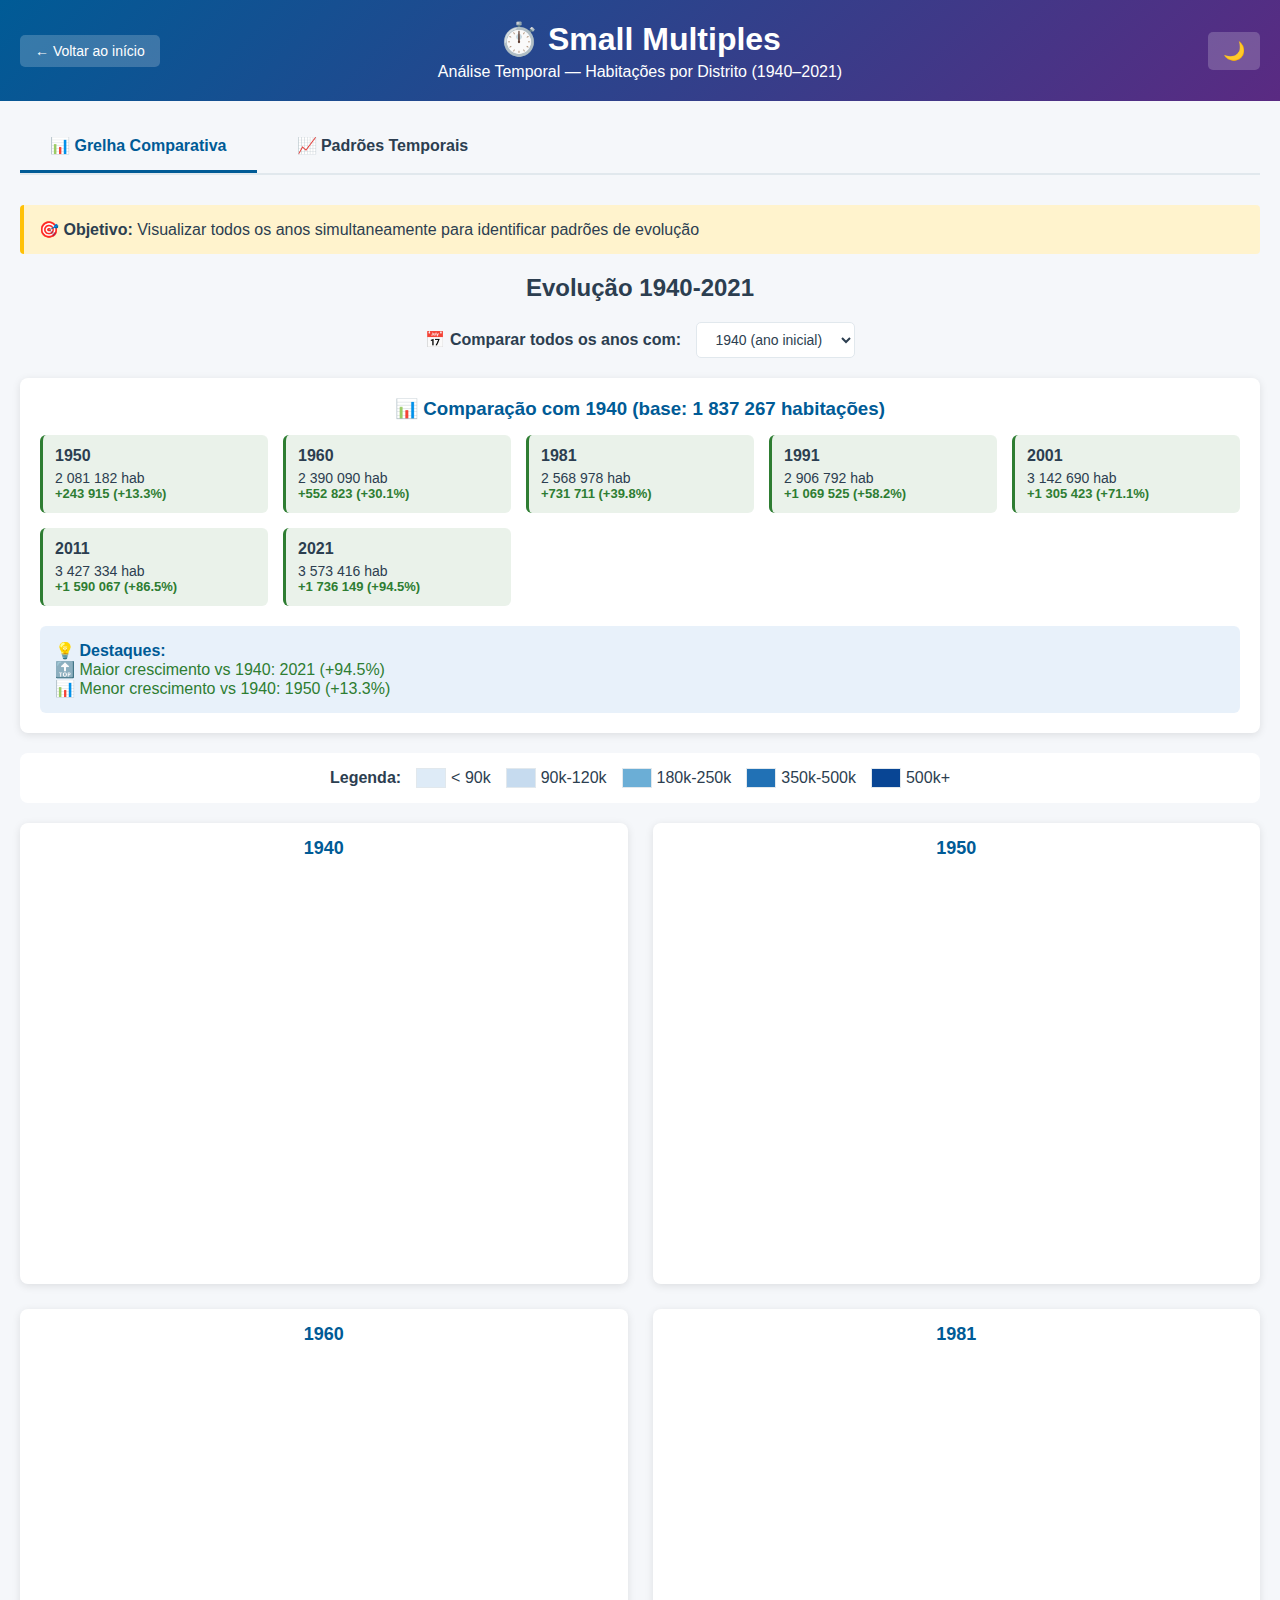
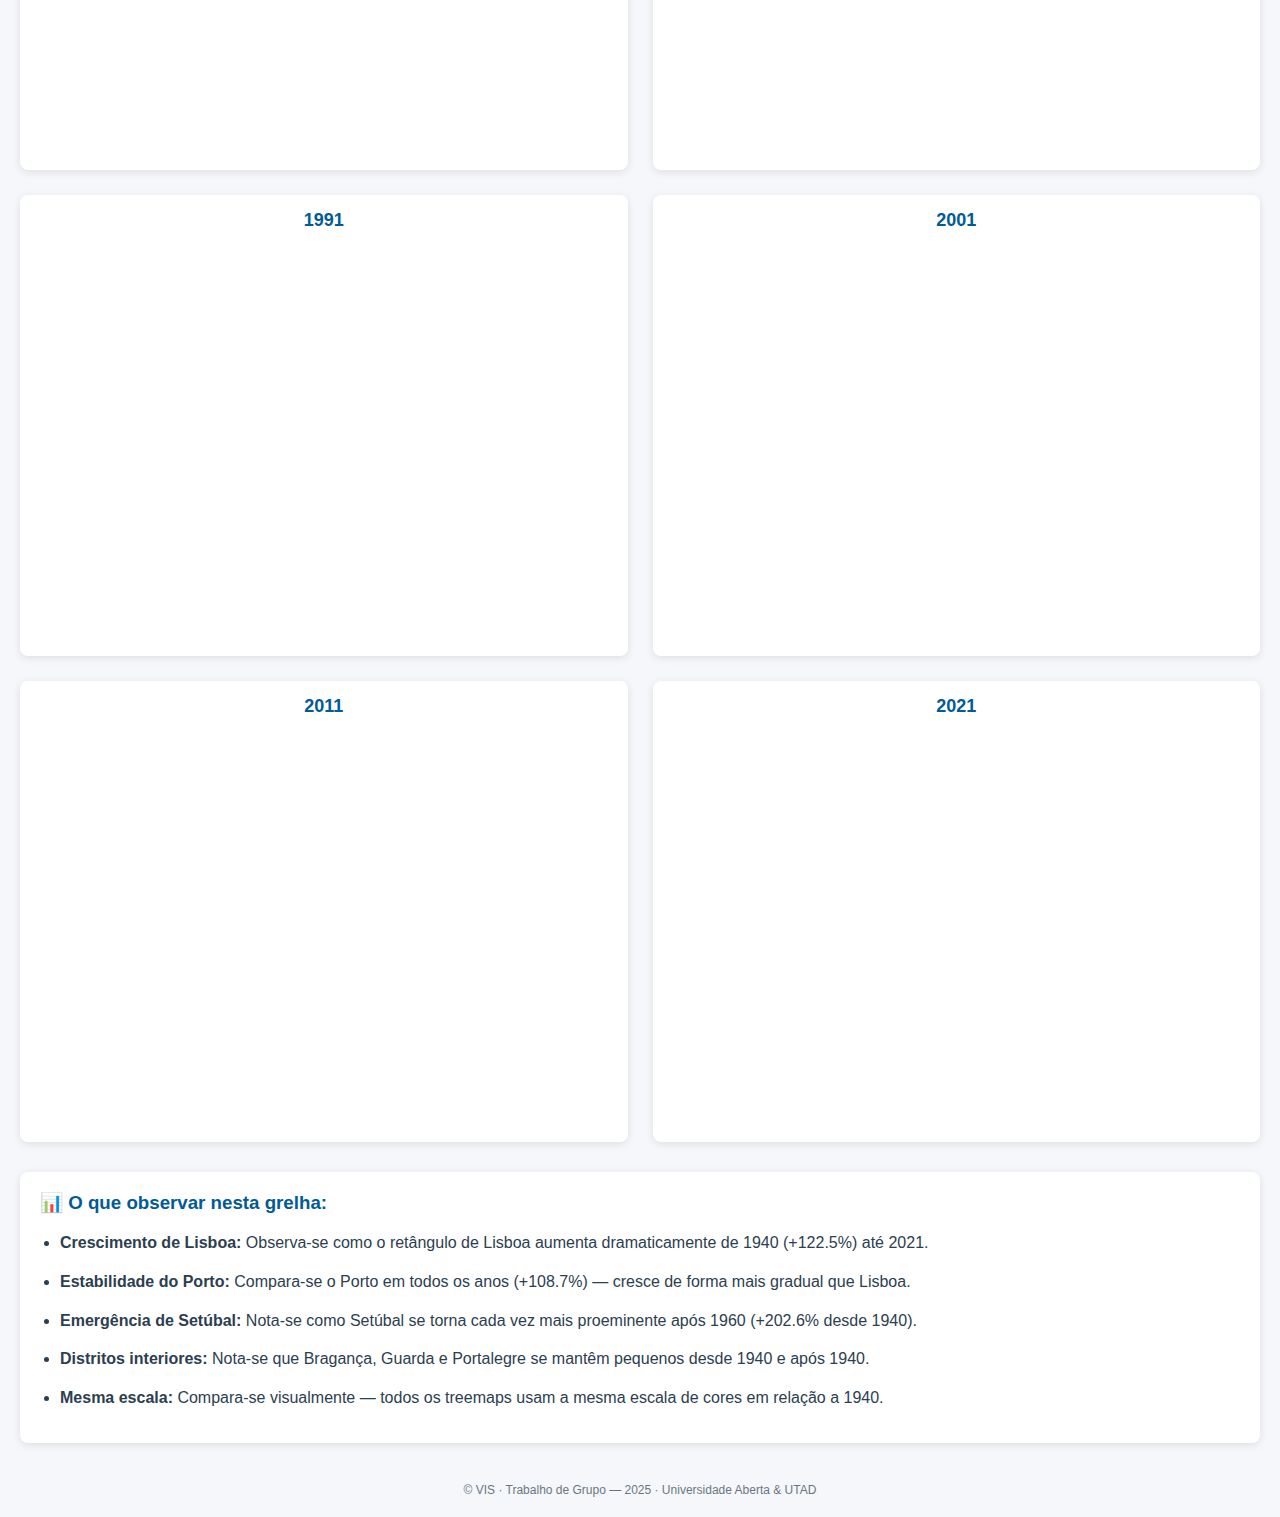
<file: VIS_WG_1/smallmultiples.html>
<!DOCTYPE html>
<html lang="pt">
<head>
  <meta charset="UTF-8">
  <meta name="viewport" content="width=device-width, initial-scale=1.0">
  <title>Small Multiples - Habitações Portugal</title>
  
  <!-- Carregar modo escuro IMEDIATAMENTE (antes de qualquer CSS) -->
  <script>
    if (localStorage.getItem('darkMode') === 'true') {
      document.write('<style>body{background:#1a1a1a!important;color:#e0e0e0!important;}</style>');
    }
  </script>
  
  <script src="https://d3js.org/d3.v7.min.js"></script>
  <style>
    :root {
      --bg: #f5f7fa;
      --card-bg: white;
      --text: #2c3e50;
      --border: #e1e8ed;
      --primary: #005b96;
      --header-bg: linear-gradient(135deg, #005b96, #5a2a82);
    }

    body.dark {
      --bg: #1a1a1a;
      --card-bg: #2d2d2d;
      --text: #e0e0e0;
      --border: #444;
      --primary: #64b5f6;
      --header-bg: linear-gradient(135deg, #000000, #3a1757);
    }

    * {
      margin: 0;
      padding: 0;
      box-sizing: border-box;
    }

    body {
      font-family: -apple-system, BlinkMacSystemFont, 'Segoe UI', Roboto, Oxygen, Ubuntu, sans-serif;
      background: var(--bg);
      color: var(--text);
      transition: all 0.3s ease;
    }

    header {
      background: var(--header-bg);
      color: white;
      padding: 20px;
      text-align: center;
      position: relative;
    }

    .back-btn {
      position: absolute;
      left: 20px;
      top: 50%;
      transform: translateY(-50%);
      background: rgba(255, 255, 255, 0.2);
      color: white;
      text-decoration: none;
      padding: 8px 15px;
      border-radius: 5px;
      font-size: 14px;
      transition: all 0.3s;
    }

    .back-btn:hover {
      background: rgba(255, 255, 255, 0.3);
    }

    .dark-toggle {
      position: absolute;
      right: 20px;
      top: 50%;
      transform: translateY(-50%);
      background: rgba(255,255,255,0.2);
      border: none;
      color: white;
      padding: 8px 15px;
      border-radius: 5px;
      cursor: pointer;
      font-size: 18px;
    }

    h1 {
      font-size: 32px;
      margin-bottom: 5px;
    }

    .container {
      max-width: 1400px;
      margin: 0 auto;
      padding: 20px;
    }

    .tabs {
      display: flex;
      gap: 10px;
      margin-bottom: 30px;
      border-bottom: 2px solid var(--border);
    }

    .tab {
      padding: 15px 30px;
      background: transparent;
      border: none;
      color: var(--text);
      cursor: pointer;
      font-size: 16px;
      font-weight: 600;
      border-bottom: 3px solid transparent;
      transition: all 0.3s;
    }

    .tab.active {
      color: var(--primary);
      border-bottom-color: var(--primary);
    }

    .tab-content {
      display: none;
    }

    .tab-content.active {
      display: block;
    }

    .source-box {
      background: #fff3cd;
      border-left: 4px solid #ffc107;
      padding: 15px;
      margin-bottom: 20px;
      border-radius: 4px;
    }

    body.dark .source-box {
      background: rgba(255, 193, 7, 0.1);
    }

    /* Small Multiples Grid */
    .grid {
      display: grid;
      grid-template-columns: repeat(2, 1fr);
      gap: 25px;
      margin-bottom: 30px;
    }

    .grid-item {
      background: var(--card-bg);
      border-radius: 8px;
      padding: 15px;
      box-shadow: 0 2px 8px rgba(0,0,0,0.1);
      transition: transform 0.2s, box-shadow 0.2s;
    }

    .grid-item:hover {
      transform: translateY(-2px);
      box-shadow: 0 4px 12px rgba(0,0,0,0.15);
    }

    .grid-title {
      text-align: center;
      font-weight: bold;
      color: var(--primary);
      font-size: 18px;
      margin-bottom: 10px;
    }

    .treemap-small {
      width: 100%;
      height: 400px;
    }

    /* Padrões Temporais */
    .controls {
      text-align: center;
      margin-bottom: 20px;
    }

    .btn {
      padding: 10px 20px;
      margin: 0 5px;
      background: var(--primary);
      color: white;
      border: none;
      border-radius: 5px;
      cursor: pointer;
      font-size: 14px;
      transition: all 0.3s;
    }

    .btn:hover {
      opacity: 0.9;
      transform: translateY(-1px);
    }

    .distrito-grid {
      display: grid;
      grid-template-columns: repeat(auto-fit, minmax(300px, 1fr));
      gap: 20px;
    }

    .distrito-card {
      background: var(--card-bg);
      border-radius: 8px;
      padding: 15px;
      box-shadow: 0 2px 8px rgba(0,0,0,0.1);
    }

    .distrito-card h4 {
      color: var(--primary);
      margin-bottom: 10px;
    }

    .sparkline {
      width: 100%;
      height: 60px;
      margin: 10px 0;
    }

    .distrito-stats {
      display: flex;
      justify-content: space-between;
      font-size: 13px;
      margin-top: 10px;
      padding-top: 10px;
      border-top: 1px solid var(--border);
    }

    .analysis-box {
      background: var(--card-bg);
      border-radius: 8px;
      padding: 20px;
      margin-top: 30px;
      box-shadow: 0 2px 8px rgba(0,0,0,0.1);
    }

    .analysis-box h3 {
      color: var(--primary);
      margin-bottom: 15px;
    }

    .analysis-box ul {
      margin-left: 20px;
      line-height: 1.8;
    }

    .analysis-box li {
      margin-bottom: 10px;
    }

    .legend {
      display: flex;
      justify-content: center;
      align-items: center;
      gap: 15px;
      flex-wrap: wrap;
      padding: 15px;
      background: var(--card-bg);
      border-radius: 8px;
      margin-bottom: 20px;
    }

    .legend-item {
      display: flex;
      align-items: center;
      gap: 5px;
    }

    .legend-box {
      width: 30px;
      height: 20px;
      border: 1px solid var(--border);
    }

    .tooltip {
      position: absolute;
      background: rgba(0,0,0,0.9);
      color: white;
      padding: 10px;
      border-radius: 5px;
      pointer-events: none;
      opacity: 0;
      transition: opacity 0.2s;
      z-index: 1000;
      font-size: 13px;
    }

    @media (max-width: 1200px) {
      .grid {
        grid-template-columns: repeat(2, 1fr);
      }
    }

    @media (max-width: 768px) {
      .grid {
        grid-template-columns: 1fr;
      }
      
      .distrito-grid {
        grid-template-columns: 1fr;
      }
    }
  </style>
</head>
<body>

<header>
  <a href="index.html" class="back-btn">← Voltar ao início</a>
  <h1>⏱️ Small Multiples</h1>
  <p>Análise Temporal — Habitações por Distrito (1940–2021)</p>
  <button class="dark-toggle" onclick="toggleDark()" id="darkModeBtn" title="Alternar modo">
    <span id="darkModeIcon">🌙</span>
  </button>
</header>

<div class="container">
  <div class="tabs">
    <button class="tab active" onclick="switchTab(0)">📊 Grelha Comparativa</button>
    <button class="tab" onclick="switchTab(1)">📈 Padrões Temporais</button>
  </div>

  <!-- TAB 1: GRELHA COMPARATIVA -->
  <div class="tab-content active" id="tab1">
    <div class="source-box">
      <strong>🎯 Objetivo:</strong> Visualizar todos os anos simultaneamente para identificar padrões de evolução
    </div>

    <h2 style="text-align: center; margin-bottom: 20px;">Evolução 1940-2021</h2>

    <!-- SELECTOR DE ANO BASE -->
    <div style="text-align: center; margin-bottom: 20px;">
      <label style="font-weight: bold; margin-right: 10px;">📅 Comparar todos os anos com:</label>
      <select id="anoBase" onchange="atualizarComparacao()" style="padding: 8px 15px; border-radius: 5px; border: 1px solid var(--border); background: var(--card-bg); color: var(--text); font-size: 14px; cursor: pointer;">
        <option value="1940" selected>1940 (ano inicial)</option>
        <option value="1950">1950</option>
        <option value="1960">1960</option>
        <option value="1981">1981</option>
        <option value="1991">1991</option>
        <option value="2001">2001</option>
        <option value="2011">2011</option>
        <option value="2021">2021 (ano final)</option>
      </select>
    </div>

    <!-- COMPARAÇÃO NUMÉRICA -->
    <div id="comparacao" style="background: var(--card-bg); padding: 20px; border-radius: 8px; margin-bottom: 20px; box-shadow: 0 2px 8px rgba(0,0,0,0.1); display: none;">
      <!-- Preenchido dinamicamente -->
    </div>

    <div class="legend">
      <span style="font-weight: bold;">Legenda:</span>
      <div class="legend-item">
        <div class="legend-box" style="background: #deebf7"></div>
        <span>&lt; 90k</span>
      </div>
      <div class="legend-item">
        <div class="legend-box" style="background: #c6dbef"></div>
        <span>90k-120k</span>
      </div>
      <div class="legend-item">
        <div class="legend-box" style="background: #6baed6"></div>
        <span>180k-250k</span>
      </div>
      <div class="legend-item">
        <div class="legend-box" style="background: #2171b5"></div>
        <span>350k-500k</span>
      </div>
      <div class="legend-item">
        <div class="legend-box" style="background: #084594"></div>
        <span>500k+</span>
      </div>
    </div>

    <div id="grid" class="grid"></div>

    <div class="analysis-box">
      <h3>📊 O que observar nesta grelha:</h3>
      <div id="analiseGrelha">
        <ul>
          <li><strong>Crescimento de Lisboa:</strong> Observe como o retângulo de Lisboa aumenta dramaticamente de 1940 para 2021.</li>
          <li><strong>Estabilidade do Porto:</strong> Porto mantém-se grande em todos os anos, mas cresce mais lentamente que Lisboa.</li>
          <li><strong>Emergência de Setúbal:</strong> Setúbal torna-se cada vez mais proeminente após 1960.</li>
          <li><strong>Distritos interiores:</strong> Bragança, Guarda, Portalegre mantêm-se pequenos ao longo de todo o período.</li>
          <li><strong>Mesma escala:</strong> Todos os treemaps usam a mesma escala de cores, permitindo comparação direta entre anos.</li>
        </ul>
      </div>
    </div>
  </div>

  <!-- TAB 2: PADRÕES TEMPORAIS -->
  <div class="tab-content" id="tab2">
    <div class="source-box">
      <strong>🎯 Objetivo:</strong> Analisar padrões de crescimento individuais por distrito ao longo de 8 décadas
    </div>

    <h2 style="text-align: center; margin-bottom: 20px;">Padrões de Crescimento por Distrito</h2>

    <div class="controls">
      <button class="btn" onclick="ordenarPor('crescimento')">Ordenar por Crescimento (%)</button>
      <button class="btn" onclick="ordenarPor('absoluto')">Ordenar por Valor Absoluto</button>
      <button class="btn" onclick="ordenarPor('alfabetico')">Ordenar Alfabeticamente</button>
    </div>

    <div id="distrito-grid" class="distrito-grid"></div>

    <div class="analysis-box">
      <h3>🔍 Insights Principais:</h3>
      <div id="insights"></div>
    </div>
  </div>
</div>

<div class="tooltip" id="tooltip"></div>

<script>
const anos = [1940, 1950, 1960, 1981, 1991, 2001, 2011, 2021];
let dadosOriginais = null;
let ordenacao = 'crescimento';

const distritoNUTS = {
  'Aveiro': 'Centro', 'Beja': 'Alentejo', 'Braga': 'Norte',
  'Bragança': 'Norte', 'Castelo Branco': 'Centro', 'Coimbra': 'Centro',
  'Évora': 'Alentejo', 'Faro': 'Algarve', 'Guarda': 'Centro',
  'Leiria': 'Centro', 'Lisboa': 'Lisboa', 'Portalegre': 'Alentejo',
  'Porto': 'Norte', 'Santarém': 'Lisboa', 'Setúbal': 'Lisboa',
  'Viana do Castelo': 'Norte', 'Vila Real': 'Norte', 'Viseu': 'Centro',
  'R. A. Açores': 'Açores', 'R. A. Madeira': 'Madeira'
};

function getColorByValue(value) {
  const blues = ['#deebf7', '#c6dbef', '#9ecae1', '#6baed6', '#4292c6', '#2171b5', '#084594'];
  return value > 500000 ? blues[6] :
         value > 350000 ? blues[5] :
         value > 250000 ? blues[4] :
         value > 180000 ? blues[3] :
         value > 120000 ? blues[2] :
         value > 90000  ? blues[1] : blues[0];
}

// Aplicar modo escuro ao carregar
const isDarkMode = localStorage.getItem('darkMode') === 'true';
if (isDarkMode) {
  document.body.classList.add('dark');
}

// Atualizar ícone do botão
function updateDarkModeButton() {
  const icon = document.getElementById('darkModeIcon');
  const btn = document.getElementById('darkModeBtn');
  if (icon && btn) {
    if (isDarkMode) {
      icon.textContent = '☀️';
      btn.setAttribute('title', 'Mudar para modo claro');
    } else {
      icon.textContent = '🌙';
      btn.setAttribute('title', 'Mudar para modo escuro');
    }
  }
}

// Atualizar ao carregar
updateDarkModeButton();

function toggleDark() {
  document.body.classList.toggle('dark');
  // Guardar preferência
  const isDark = document.body.classList.contains('dark');
  localStorage.setItem('darkMode', isDark ? 'true' : 'false');
  
  // Recarregar página para aplicar mudança
  window.location.reload();
}

function switchTab(index) {
  const tabs = document.querySelectorAll('.tab');
  const contents = document.querySelectorAll('.tab-content');
  
  tabs.forEach((tab, i) => {
    if (i === index) {
      tab.classList.add('active');
      contents[i].classList.add('active');
    } else {
      tab.classList.remove('active');
      contents[i].classList.remove('active');
    }
  });

  if (index === 0) {
    setTimeout(() => {
      desenharGrelha();
      atualizarComparacao();
    }, 100);
  } else if (index === 1) {
    setTimeout(() => desenharPadroes(), 100);
  }
}

function atualizarComparacao() {
  if (!dadosOriginais) return;
  
  const anoBase = parseInt(document.getElementById('anoBase').value);
  const comparacaoDiv = document.getElementById('comparacao');
  const analiseDiv = document.getElementById('analiseGrelha');
  const dadosBase = dadosOriginais[anoBase];
  
  if (!dadosBase) return;
  
  // Calcular totais e variações
  const totalBase = Object.values(dadosBase).reduce((sum, v) => sum + v, 0);
  
  // Calcular variações para cada ano
  const variacoes = anos.map(ano => {
    const dados = dadosOriginais[ano];
    if (!dados || ano === anoBase) return null;
    
    const total = Object.values(dados).reduce((sum, v) => sum + v, 0);
    const diff = total - totalBase;
    const perc = ((total / totalBase - 1) * 100).toFixed(1);
    
    return { ano, total, diff, perc };
  }).filter(v => v !== null);
  
  // Encontrar maior e menor crescimento
  const sorted = [...variacoes].sort((a, b) => b.diff - a.diff);
  const maiorCrescimento = sorted[0];
  const menorCrescimento = sorted[sorted.length - 1];
  
  // Mostrar comparação
  comparacaoDiv.style.display = 'block';
  comparacaoDiv.innerHTML = `
    <h3 style="margin-top: 0; color: var(--primary); text-align: center;">
      📊 Comparação com ${anoBase} (base: ${totalBase.toLocaleString('pt-PT')} habitações)
    </h3>
    
    <div style="display: grid; grid-template-columns: repeat(auto-fit, minmax(200px, 1fr)); gap: 15px; margin-top: 15px;">
      ${variacoes.map(v => `
        <div style="padding: 12px; background: ${v.diff > 0 ? 'rgba(46, 125, 50, 0.1)' : 'rgba(211, 47, 47, 0.1)'}; border-radius: 6px; border-left: 3px solid ${v.diff > 0 ? '#2e7d32' : '#d32f2f'};">
          <div style="font-weight: bold; font-size: 16px; margin-bottom: 5px;">${v.ano}</div>
          <div style="font-size: 14px;">${v.total.toLocaleString('pt-PT')} hab</div>
          <div style="font-size: 13px; color: ${v.diff > 0 ? '#2e7d32' : '#d32f2f'}; font-weight: bold;">
            ${v.diff > 0 ? '+' : ''}${v.diff.toLocaleString('pt-PT')} (${v.perc > 0 ? '+' : ''}${v.perc}%)
          </div>
        </div>
      `).join('')}
    </div>
    
    <div style="margin-top: 20px; padding: 15px; background: rgba(25, 118, 210, 0.1); border-radius: 6px;">
      <strong style="color: var(--primary);">💡 Destaques:</strong><br>
      ${maiorCrescimento.diff > 0 ? 
        `<span style="color: #2e7d32;">🔝 Maior crescimento vs ${anoBase}: ${maiorCrescimento.ano} (+${maiorCrescimento.perc}%)</span><br>` : 
        `<span style="color: #d32f2f;">📉 Ano mais distante de ${anoBase}: ${maiorCrescimento.ano} (tinha ${maiorCrescimento.perc}% menos)</span><br>`}
      ${menorCrescimento.diff < 0 ? 
        `<span style="color: #d32f2f;">📊 Ano mais próximo de ${anoBase}: ${menorCrescimento.ano} (tinha ${menorCrescimento.perc}% menos)</span>` : 
        `<span style="color: #2e7d32;">📊 Menor crescimento vs ${anoBase}: ${menorCrescimento.ano} (+${menorCrescimento.perc}%)</span>`}
    </div>
  `;
  
  // ATUALIZAR ANÁLISE DA GRELHA DINAMICAMENTE
  atualizarAnaliseGrelha(anoBase);
}

function atualizarAnaliseGrelha(anoBase) {
  const analiseDiv = document.getElementById('analiseGrelha');
  if (!dadosOriginais || !analiseDiv) return;
  
  // Calcular estatísticas para Lisboa, Porto, Setúbal
  const lisboaBase = dadosOriginais[anoBase]['Lisboa'] || 0;
  const portoBase = dadosOriginais[anoBase]['Porto'] || 0;
  const setubalBase = dadosOriginais[anoBase]['Setúbal'] || 0;
  
  const lisboa2021 = dadosOriginais[2021]['Lisboa'] || 0;
  const porto2021 = dadosOriginais[2021]['Porto'] || 0;
  const setubal2021 = dadosOriginais[2021]['Setúbal'] || 0;
  
  const lisboa1940 = dadosOriginais[1940]['Lisboa'] || 0;
  const porto1940 = dadosOriginais[1940]['Porto'] || 0;
  const setubal1940 = dadosOriginais[1940]['Setúbal'] || 0;
  
  // Calcular crescimentos
  const lisboaCrescimento = ((lisboa2021 / lisboaBase - 1) * 100).toFixed(1);
  const portoCrescimento = ((porto2021 / portoBase - 1) * 100).toFixed(1);
  const setubalCrescimento = ((setubal2021 / setubalBase - 1) * 100).toFixed(1);
  
  // Comparar Lisboa vs Porto
  const lisboaMaior = lisboaBase > portoBase;
  const maiorDistrito = lisboaMaior ? 'Lisboa' : 'Porto';
  const menorDistrito = lisboaMaior ? 'Porto' : 'Lisboa';
  
  // Anos antes e depois do base
  const anosAntes = anos.filter(a => a < anoBase);
  const anosDepois = anos.filter(a => a > anoBase);
  
  let analiseHTML = '<ul>';
  
  // Análise dinâmica baseada no ano
  if (anoBase === 1940) {
    analiseHTML += `
      <li><strong>Crescimento de Lisboa:</strong> Observa-se como o retângulo de Lisboa aumenta dramaticamente de ${anoBase} (+${lisboaCrescimento}%) até 2021.</li>
      <li><strong>Estabilidade do Porto:</strong> Compara-se o Porto em todos os anos (+${portoCrescimento}%) — cresce de forma mais gradual que Lisboa.</li>
      <li><strong>Emergência de Setúbal:</strong> Nota-se como Setúbal se torna cada vez mais proeminente após 1960 (+${setubalCrescimento}% desde ${anoBase}).</li>
    `;
  } else if (anoBase === 2021) {
    analiseHTML += `
      <li><strong>Perspetiva histórica:</strong> Em ${anoBase}, Lisboa tinha ${lisboa2021.toLocaleString('pt-PT')} habitações. Observa-se como era menor nos anos anteriores.</li>
      <li><strong>Evolução do Porto:</strong> Porto tinha ${porto2021.toLocaleString('pt-PT')} habitações em ${anoBase}. Compara-se com os anos anteriores para ver o crescimento histórico.</li>
      <li><strong>Contexto de Setúbal:</strong> Setúbal alcançou ${setubal2021.toLocaleString('pt-PT')} habitações em ${anoBase}. Observa-se como cresceu desde 1940.</li>
    `;
  } else {
    // Anos intermédios
    analiseHTML += `
      <li><strong>Lisboa em ${anoBase}:</strong> Com ${lisboaBase.toLocaleString('pt-PT')} habitações como base, ${anosDepois.length > 0 ? 'observa-se o crescimento de ' + lisboaCrescimento + '% até 2021' : 'compara-se com o valor de 1940'}.</li>
      <li><strong>Porto em ${anoBase}:</strong> Com ${portoBase.toLocaleString('pt-PT')} habitações, ${Math.abs(portoCrescimento)}% ${portoCrescimento > 0 ? 'de crescimento até 2021' : 'menor que em 2021'}.</li>
      <li><strong>Setúbal em ${anoBase}:</strong> Com ${setubalBase.toLocaleString('pt-PT')} habitações, ${Math.abs(setubalCrescimento)}% ${setubalCrescimento > 0 ? 'de crescimento até 2021' : 'menor que em 2021'}.</li>
    `;
  }
  
  analiseHTML += `
    <li><strong>Distritos interiores:</strong> Nota-se que Bragança, Guarda e Portalegre se mantêm pequenos ${anosAntes.length > 0 ? 'antes de ' + anoBase : 'desde ' + anoBase} e ${anosDepois.length > 0 ? 'após ' + anoBase : 'até 2021'}.</li>
    <li><strong>Mesma escala:</strong> Compara-se visualmente — todos os treemaps usam a mesma escala de cores em relação a ${anoBase}.</li>
  `;
  
  analiseHTML += '</ul>';
  
  analiseDiv.innerHTML = analiseHTML;
}

function desenharGrelha() {
  const container = document.getElementById('grid');
  if (!container || !dadosOriginais) return;
  
  container.innerHTML = '';
  
  anos.forEach(ano => {
    const dados = dadosOriginais[ano];
    if (!dados) return;
    
    const div = document.createElement('div');
    div.className = 'grid-item';
    div.innerHTML = `
      <div class="grid-title">${ano}</div>
      <div id="treemap-${ano}" class="treemap-small"></div>
    `;
    container.appendChild(div);
    
    setTimeout(() => desenharTreemapPequeno(ano, dados), 50);
  });
}

function desenharTreemapPequeno(ano, dados) {
  const container = document.getElementById(`treemap-${ano}`);
  if (!container) return;
  
  const width = container.clientWidth;
  const height = 400;
  
  const dadosArray = Object.entries(dados).map(([distrito, habitacoes]) => ({
    name: distrito,
    value: habitacoes
  }));
  
  const root = d3.hierarchy({ children: dadosArray })
    .sum(d => d.value)
    .sort((a, b) => b.value - a.value);
  
  d3.treemap()
    .size([width, height])
    .padding(1.5)
    (root);
  
  const svg = d3.select(`#treemap-${ano}`)
    .append('svg')
    .attr('width', width)
    .attr('height', height);
  
  const nodes = svg.selectAll('g')
    .data(root.leaves())
    .enter()
    .append('g')
    .attr('transform', d => `translate(${d.x0},${d.y0})`);
  
  nodes.append('rect')
    .attr('width', d => d.x1 - d.x0)
    .attr('height', d => d.y1 - d.y0)
    .attr('fill', d => getColorByValue(d.data.value))
    .attr('stroke', '#fff')
    .attr('stroke-width', 1.5)
    .on('mouseover', function(event, d) {
      d3.select(this).style('opacity', 0.9);
      const tooltip = d3.select('#tooltip');
      tooltip.style('opacity', 1)
        .html(`<strong>${d.data.name}</strong><br>Ano: ${ano}<br>Habitações: ${d.data.value.toLocaleString('pt-PT')}`)
        .style('left', (event.pageX + 10) + 'px')
        .style('top', (event.pageY - 10) + 'px');
    })
    .on('mouseout', function() {
      d3.select(this).style('opacity', 1);
      d3.select('#tooltip').style('opacity', 0);
    });
  
  nodes.append('text')
    .attr('x', d => (d.x1 - d.x0) / 2)
    .attr('y', d => (d.y1 - d.y0) / 2)
    .attr('text-anchor', 'middle')
    .attr('alignment-baseline', 'middle')
    .style('fill', '#000')
    .style('font-size', '13px')
    .style('font-weight', 'bold')
    .style('pointer-events', 'none')
    .text(d => {
      const w = d.x1 - d.x0;
      const h = d.y1 - d.y0;
     
      if (w < 20 || h < 15) return '';
      const nome = d.data.name;
      
      if (w < 50 && nome.length > 6) return nome.substring(0, 5) + '.';
      if (w < 70 && nome.length > 8) return nome.substring(0, 7) + '.';
      return nome;
    });
}

function ordenarPor(tipo) {
  ordenacao = tipo;
  desenharPadroes();
}

function desenharPadroes() {
  const container = document.getElementById('distrito-grid');
  const insightsContainer = document.getElementById('insights');
  
  if (!container || !dadosOriginais) return;
  
  const estatisticas = [];
  const distritos = Object.keys(dadosOriginais[2021]);
  
  distritos.forEach(distrito => {
    const valores = anos.map(ano => dadosOriginais[ano]?.[distrito] || 0);
    const valor1940 = valores[0];
    const valor2021 = valores[valores.length - 1];
    const crescimentoPerc = valor1940 > 0 ? ((valor2021 / valor1940 - 1) * 100) : 0;
    
    estatisticas.push({
      distrito,
      valores,
      valor1940,
      valor2021,
      crescimentoPerc
    });
  });
  
  if (ordenacao === 'crescimento') {
    estatisticas.sort((a, b) => b.crescimentoPerc - a.crescimentoPerc);
  } else if (ordenacao === 'absoluto') {
    estatisticas.sort((a, b) => b.valor2021 - a.valor2021);
  } else {
    estatisticas.sort((a, b) => a.distrito.localeCompare(b.distrito));
  }
  
  container.innerHTML = '';
  
  estatisticas.forEach(stat => {
    const card = document.createElement('div');
    card.className = 'distrito-card';
    card.innerHTML = `
      <h4>${stat.distrito}</h4>
      <div id="spark-${stat.distrito.replace(/\s+/g, '-')}" class="sparkline"></div>
      <div class="distrito-stats">
        <span><strong>1940:</strong> ${stat.valor1940.toLocaleString('pt-PT')}</span>
        <span><strong>2021:</strong> ${stat.valor2021.toLocaleString('pt-PT')}</span>
        <span style="color: ${stat.crescimentoPerc > 0 ? '#2e7d32' : '#d32f2f'}">
          <strong>${stat.crescimentoPerc > 0 ? '+' : ''}${stat.crescimentoPerc.toFixed(1)}%</strong>
        </span>
      </div>
    `;
    container.appendChild(card);
    
    setTimeout(() => desenharSparkline(stat.distrito, stat.valores), 50);
  });
  
  // Insights
  const top3Crescimento = [...estatisticas].sort((a, b) => b.crescimentoPerc - a.crescimentoPerc).slice(0, 3);
  const top3Absoluto = [...estatisticas].sort((a, b) => b.valor2021 - a.valor2021).slice(0, 3);
  
  insightsContainer.innerHTML = `
    <h4 style="color: #2e7d32;">📈 Maior Crescimento Relativo (1940-2021):</h4>
    <ul>
      ${top3Crescimento.map(s => `<li><strong>${s.distrito}:</strong> +${s.crescimentoPerc.toFixed(1)}% (${s.valor1940.toLocaleString('pt-PT')} → ${s.valor2021.toLocaleString('pt-PT')})</li>`).join('')}
    </ul>
    
    <h4 style="color: #1565c0; margin-top: 15px;">🏆 Maiores em Valor Absoluto (2021):</h4>
    <ul>
      ${top3Absoluto.map(s => `<li><strong>${s.distrito}:</strong> ${s.valor2021.toLocaleString('pt-PT')} habitações</li>`).join('')}
    </ul>
  `;
}

function desenharSparkline(distrito, valores) {
  const id = distrito.replace(/\s+/g, '-');
  const container = document.getElementById(`spark-${id}`);
  if (!container) return;
  
  const width = container.clientWidth;
  const height = 60;
  
  const svg = d3.select(`#spark-${id}`)
    .append('svg')
    .attr('width', width)
    .attr('height', height);
  
  const x = d3.scaleLinear()
    .domain([0, valores.length - 1])
    .range([5, width - 5]);
  
  const y = d3.scaleLinear()
    .domain([0, d3.max(valores)])
    .range([height - 5, 5]);
  
  const line = d3.line()
    .x((d, i) => x(i))
    .y(d => y(d))
    .curve(d3.curveMonotoneX);
  
  const area = d3.area()
    .x((d, i) => x(i))
    .y0(height - 5)
    .y1(d => y(d))
    .curve(d3.curveMonotoneX);
  
  svg.append('path')
    .datum(valores)
    .attr('fill', '#2196f3')
    .attr('fill-opacity', 0.2)
    .attr('d', area);
  
  svg.append('path')
    .datum(valores)
    .attr('fill', 'none')
    .attr('stroke', '#2196f3')
    .attr('stroke-width', 2)
    .attr('d', line);
  
  svg.selectAll('circle')
    .data(valores)
    .enter()
    .append('circle')
    .attr('cx', (d, i) => x(i))
    .attr('cy', d => y(d))
    .attr('r', 2)
    .attr('fill', '#1976d2');
}

async function init() {
  try {
    const response = await fetch('habitacoes_por_ano.json');
    dadosOriginais = await response.json();
    desenharGrelha();
    atualizarComparacao();
  } catch (error) {
    console.error('Erro ao carregar dados:', error);
  }
}

init();
</script>

<footer style="text-align: center; padding: 20px; font-size: 12px; opacity: 0.7;">
  © VIS · Trabalho de Grupo — 2025 · Universidade Aberta & UTAD
</footer>

</body>
</html>
</file>
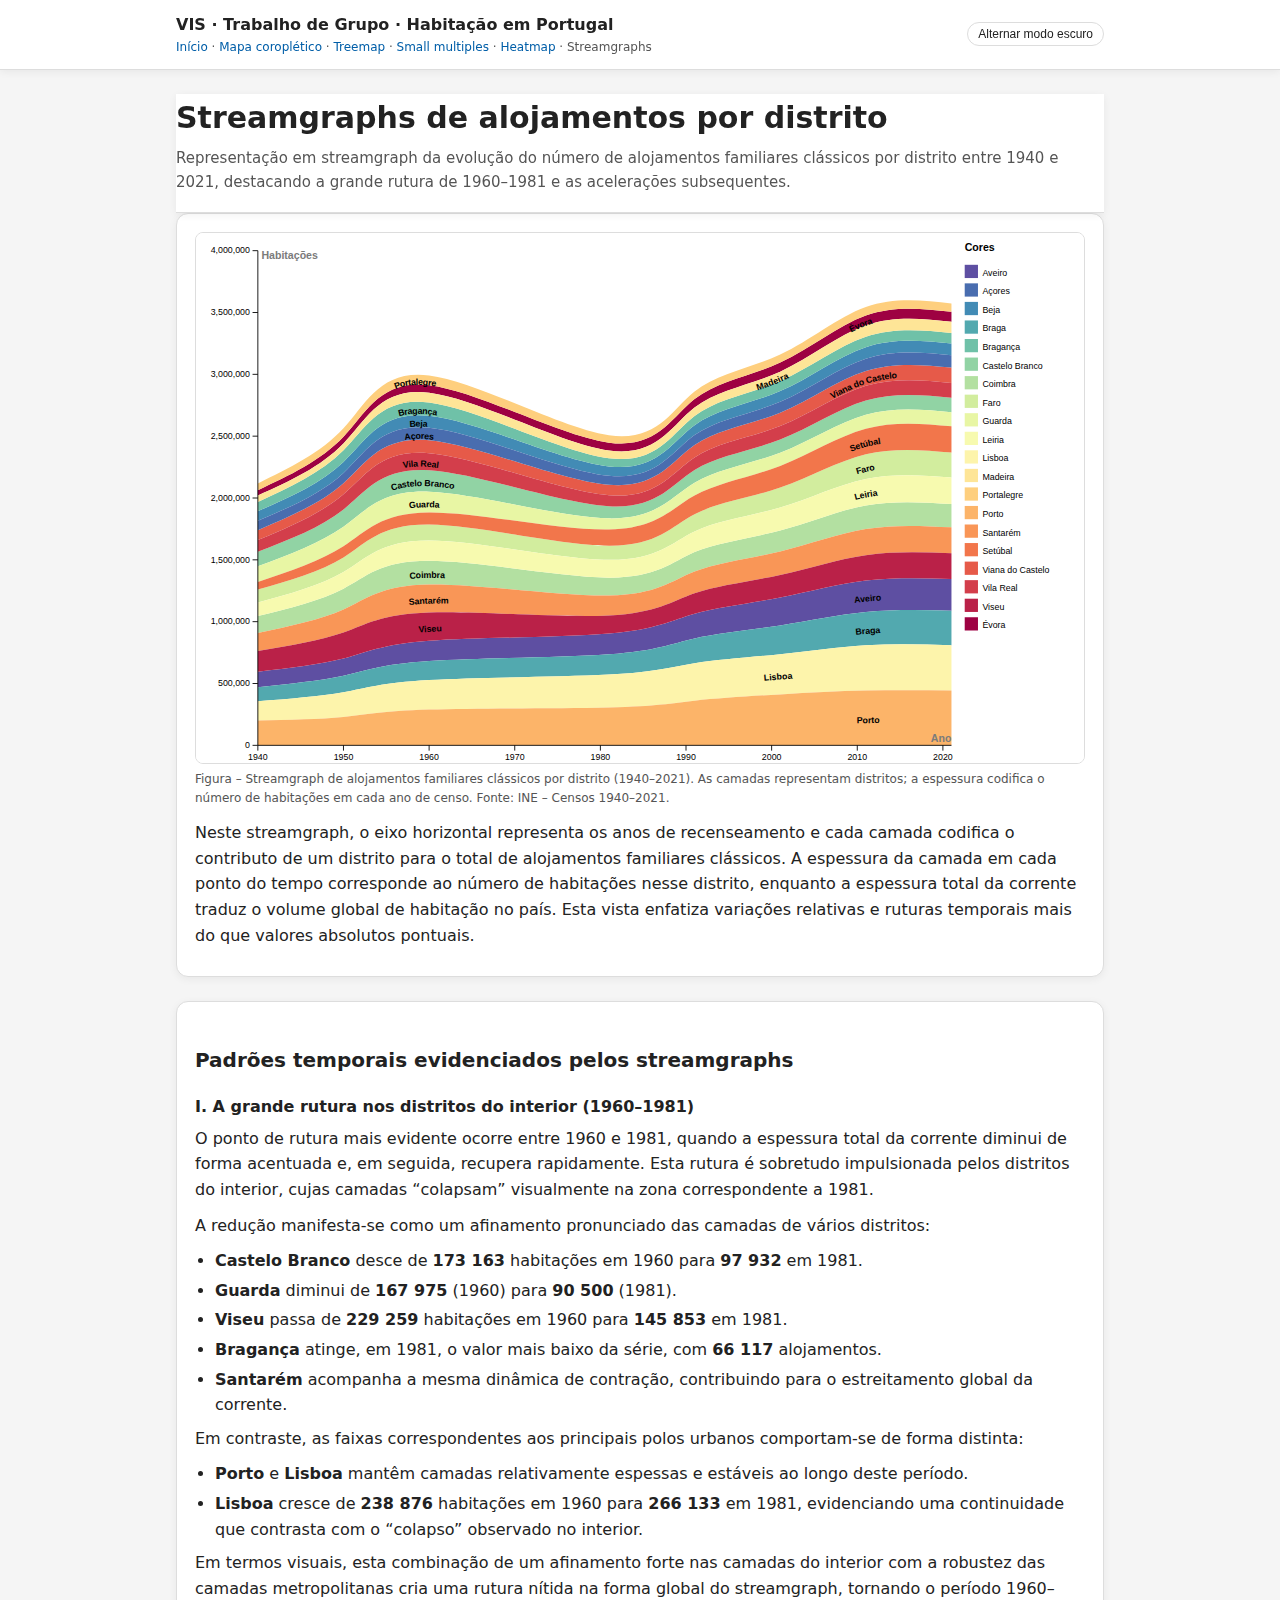
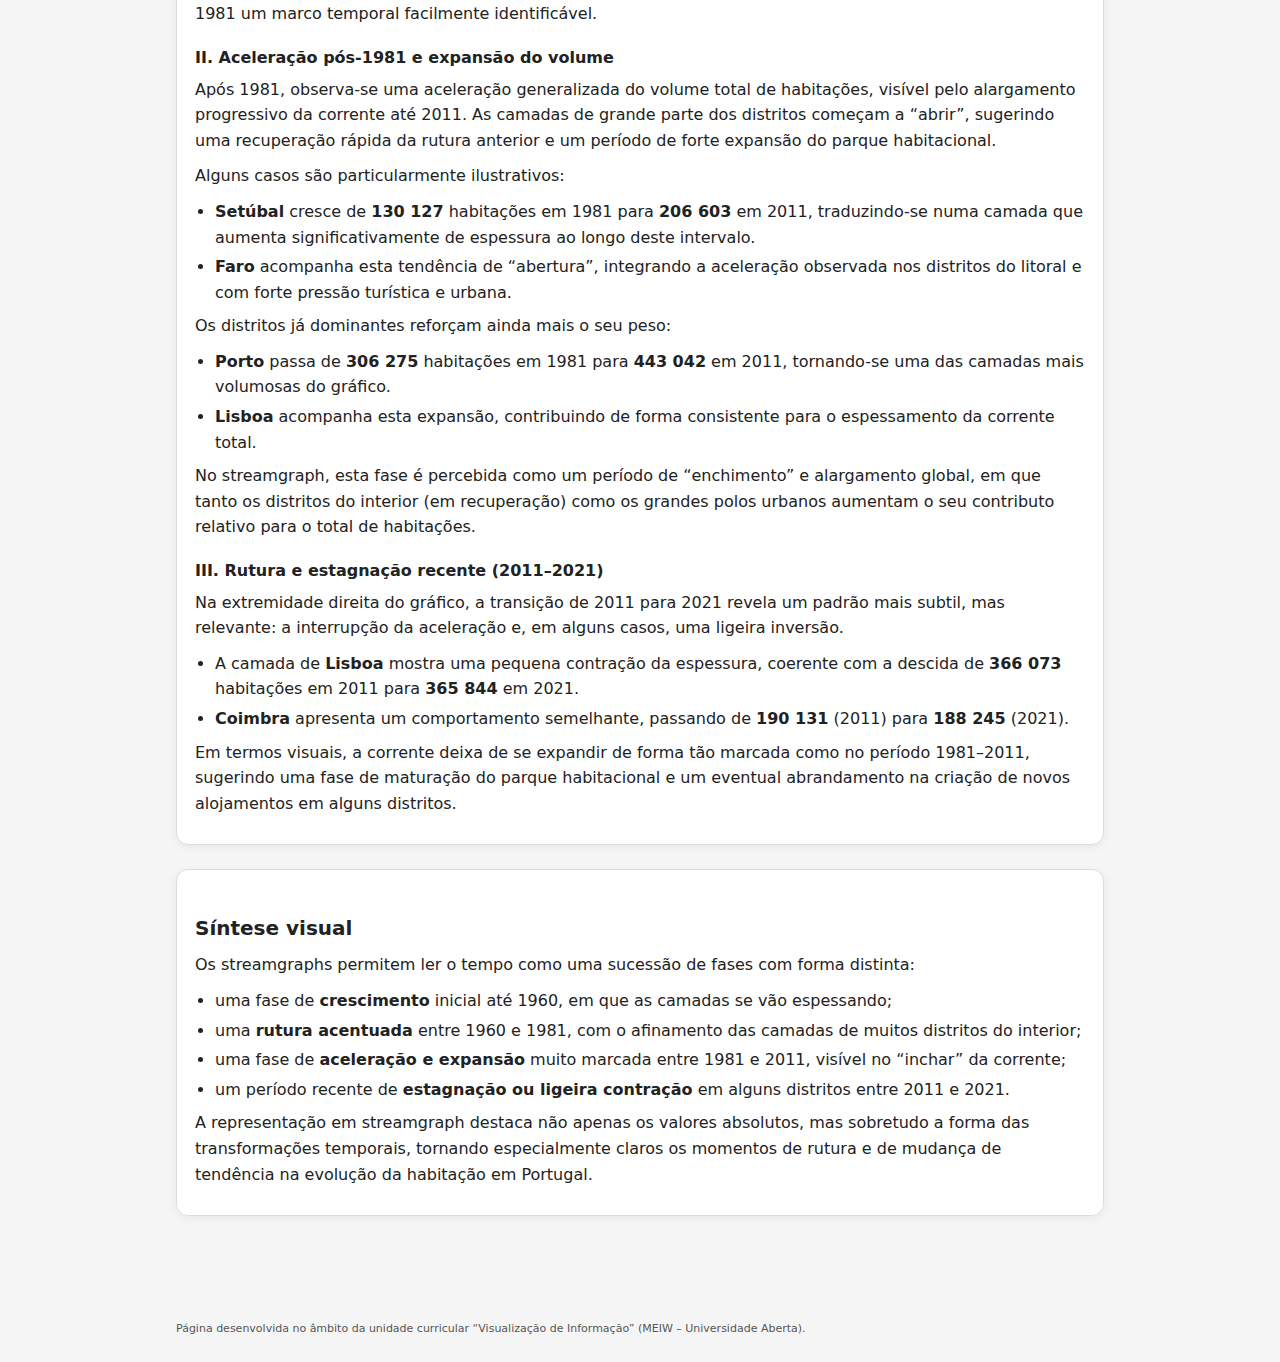
<file: VIS_WG_1/Streamgraphs.html>
<!DOCTYPE html>
<html lang="pt-PT">
<head>
  <meta charset="UTF-8" />
  <title>Streamgraphs · VIS · Habitação 1940–2021</title>
  <meta name="viewport" content="width=device-width, initial-scale=1" />
  <style>
    :root {
      color-scheme: light dark;
      --bg: #f5f5f5;
      --bg-card: #ffffff;
      --text: #222222;
      --muted: #555555;
      --accent: #005ea8;
      --border: #dddddd;
      --shadow: 0 2px 8px rgba(0, 0, 0, 0.06);
    }

    :root[data-theme="dark"] {
      --bg: #101010;
      --bg-card: #1b1b1b;
      --text: #f3f3f3;
      --muted: #aaaaaa;
      --accent: #4da3ff;
      --border: #333333;
      --shadow: 0 2px 12px rgba(0, 0, 0, 0.6);
    }

    * {
      box-sizing: border-box;
    }

    body {
      margin: 0;
      font-family: system-ui, -apple-system, BlinkMacSystemFont, "Segoe UI",
        Roboto, sans-serif;
      background: var(--bg);
      color: var(--text);
      line-height: 1.6;
    }

    header {
      border-bottom: 1px solid var(--border);
      background: var(--bg-card);
      box-shadow: var(--shadow);
      position: sticky;
      top: 0;
      z-index: 10;
    }

    .header-inner {
      max-width: 960px;
      margin: 0 auto;
      padding: 12px 16px;
      display: flex;
      align-items: center;
      justify-content: space-between;
      gap: 12px;
    }

    .site-title {
      font-size: 16px;
      font-weight: 600;
    }

    .breadcrumb {
      font-size: 12px;
      color: var(--muted);
    }

    .breadcrumb a {
      color: var(--accent);
      text-decoration: none;
    }

    .breadcrumb a:hover {
      text-decoration: underline;
    }

    .dark-toggle {
      font-size: 12px;
      border-radius: 999px;
      border: 1px solid var(--border);
      background: transparent;
      color: var(--text);
      padding: 4px 10px;
      cursor: pointer;
    }

    main {
      max-width: 960px;
      margin: 24px auto 40px;
      padding: 0 16px 40px;
    }

    h1 {
      font-size: 26px;
      margin-bottom: 4px;
    }

    h2 {
      font-size: 20px;
      margin-top: 24px;
      margin-bottom: 8px;
    }

    h3 {
      font-size: 16px;
      margin-top: 18px;
      margin-bottom: 6px;
    }

    p {
      margin: 0 0 10px;
    }

    .lead {
      font-size: 14px;
      color: var(--muted);
      margin-bottom: 18px;
    }

    .card {
      background: var(--bg-card);
      border-radius: 12px;
      border: 1px solid var(--border);
      box-shadow: var(--shadow);
      padding: 18px;
      margin-bottom: 24px;
    }

    figure {
      margin: 0 0 12px;
    }

    figure img {
      width: 100%;
      height: auto;
      display: block;
      border-radius: 8px;
      border: 1px solid var(--border);
    }

    figure figcaption {
      font-size: 12px;
      color: var(--muted);
      margin-top: 6px;
    }

    ul {
      padding-left: 20px;
      margin-top: 4px;
      margin-bottom: 8px;
    }

    li {
      margin-bottom: 4px;
    }

    .refs {
      font-size: 13px;
    }

    .refs h2 {
      font-size: 18px;
    }

    .refs p {
      margin-bottom: 6px;
    }

    footer {
      max-width: 960px;
      margin: 0 auto 24px;
      padding: 0 16px;
      font-size: 11px;
      color: var(--muted);
    }

    @media (min-width: 768px) {
      h1 {
        font-size: 30px;
      }
      .lead {
        font-size: 15px;
      }
    }
  </style>
  <script>
    // Aplicar preferência de tema o mais cedo possível
    (function () {
      try {
        const stored = localStorage.getItem("vis-theme");
        if (stored === "dark") {
          document.documentElement.dataset.theme = "dark";
        }
      } catch (e) {
        // ignore
      }
    })();
  </script>
</head>
<body>
  <header>
    <div class="header-inner">
      <div>
        <div class="site-title">VIS · Trabalho de Grupo · Habitação em Portugal</div>
        <nav class="breadcrumb">
          <a href="index.html">Início</a> ·
          <a href="coropletico.html">Mapa coroplético</a> ·
          <a href="treemap.html">Treemap</a> ·
          <a href="smallmultiples.html">Small multiples</a> ·
          <a href="heatmap.html">Heatmap</a> ·
          Streamgraphs
        </nav>
      </div>
      <button class="dark-toggle" type="button" onclick="toggleTheme()">
        Alternar modo escuro
      </button>
    </div>
  </header>

  <main>
    <header>
      <h1>Streamgraphs de alojamentos por distrito</h1>
      <p class="lead">
        Representação em streamgraph da evolução do número de alojamentos familiares clássicos
        por distrito entre 1940 e 2021, destacando a grande rutura de 1960–1981 e as
        acelerações subsequentes.
      </p>
    </header>

    <section class="card">
      <figure>
        <img
          src="imagens/linhas_temporais_distorcidas.svg"
          alt="Streamgraph dos distritos portugueses, com o tempo no eixo horizontal e a espessura das camadas a representar o número de habitações, evidenciando uma rutura entre 1960 e 1981."
        />
        <figcaption>
          Figura – Streamgraph de alojamentos familiares clássicos por distrito (1940–2021). As
          camadas representam distritos; a espessura codifica o número de habitações em cada ano
          de censo. Fonte: INE – Censos 1940–2021.
        </figcaption>
      </figure>
      <p>
        Neste streamgraph, o eixo horizontal representa os anos de recenseamento e cada camada
        codifica o contributo de um distrito para o total de alojamentos familiares clássicos.
        A espessura da camada em cada ponto do tempo corresponde ao número de habitações nesse
        distrito, enquanto a espessura total da corrente traduz o volume global de habitação
        no país. Esta vista enfatiza variações relativas e ruturas temporais mais do que
        valores absolutos pontuais.
      </p>
    </section>

    <section class="card">
      <h2>Padrões temporais evidenciados pelos streamgraphs</h2>

      <h3>I. A grande rutura nos distritos do interior (1960–1981)</h3>
      <p>
        O ponto de rutura mais evidente ocorre entre 1960 e 1981, quando a espessura total
        da corrente diminui de forma acentuada e, em seguida, recupera rapidamente. Esta
        rutura é sobretudo impulsionada pelos distritos do interior, cujas camadas “colapsam”
        visualmente na zona correspondente a 1981.
      </p>
      <p>
        A redução manifesta-se como um afinamento pronunciado das camadas de vários distritos:
      </p>
      <ul>
        <li>
          <strong>Castelo Branco</strong> desce de <strong>173&nbsp;163</strong> habitações em
          1960 para <strong>97&nbsp;932</strong> em 1981.
        </li>
        <li>
          <strong>Guarda</strong> diminui de <strong>167&nbsp;975</strong> (1960) para
          <strong>90&nbsp;500</strong> (1981).
        </li>
        <li>
          <strong>Viseu</strong> passa de <strong>229&nbsp;259</strong> habitações em 1960
          para <strong>145&nbsp;853</strong> em 1981.
        </li>
        <li>
          <strong>Bragança</strong> atinge, em 1981, o valor mais baixo da série, com
          <strong>66&nbsp;117</strong> alojamentos.
        </li>
        <li>
          <strong>Santarém</strong> acompanha a mesma dinâmica de contração, contribuindo
          para o estreitamento global da corrente.
        </li>
      </ul>
      <p>
        Em contraste, as faixas correspondentes aos principais polos urbanos comportam-se
        de forma distinta:
      </p>
      <ul>
        <li>
          <strong>Porto</strong> e <strong>Lisboa</strong> mantêm camadas relativamente
          espessas e estáveis ao longo deste período.
        </li>
        <li>
          <strong>Lisboa</strong> cresce de <strong>238&nbsp;876</strong> habitações em
          1960 para <strong>266&nbsp;133</strong> em 1981, evidenciando uma continuidade
          que contrasta com o “colapso” observado no interior.
        </li>
      </ul>
      <p>
        Em termos visuais, esta combinação de um afinamento forte nas camadas do interior
        com a robustez das camadas metropolitanas cria uma rutura nítida na forma global
        do streamgraph, tornando o período 1960–1981 um marco temporal facilmente
        identificável.
      </p>

      <h3>II. Aceleração pós-1981 e expansão do volume</h3>
      <p>
        Após 1981, observa-se uma aceleração generalizada do volume total de habitações,
        visível pelo alargamento progressivo da corrente até 2011. As camadas de grande
        parte dos distritos começam a “abrir”, sugerindo uma recuperação rápida da rutura
        anterior e um período de forte expansão do parque habitacional.
      </p>
      <p>
        Alguns casos são particularmente ilustrativos:
      </p>
      <ul>
        <li>
          <strong>Setúbal</strong> cresce de <strong>130&nbsp;127</strong> habitações em
          1981 para <strong>206&nbsp;603</strong> em 2011, traduzindo-se numa camada que
          aumenta significativamente de espessura ao longo deste intervalo.
        </li>
        <li>
          <strong>Faro</strong> acompanha esta tendência de “abertura”, integrando a aceleração
          observada nos distritos do litoral e com forte pressão turística e urbana.
        </li>
      </ul>
      <p>
        Os distritos já dominantes reforçam ainda mais o seu peso:
      </p>
      <ul>
        <li>
          <strong>Porto</strong> passa de <strong>306&nbsp;275</strong> habitações em
          1981 para <strong>443&nbsp;042</strong> em 2011, tornando-se uma das camadas mais
          volumosas do gráfico.
        </li>
        <li>
          <strong>Lisboa</strong> acompanha esta expansão, contribuindo de forma consistente
          para o espessamento da corrente total.
        </li>
      </ul>
      <p>
        No streamgraph, esta fase é percebida como um período de “enchimento” e alargamento
        global, em que tanto os distritos do interior (em recuperação) como os grandes polos
        urbanos aumentam o seu contributo relativo para o total de habitações.
      </p>

      <h3>III. Rutura e estagnação recente (2011–2021)</h3>
      <p>
        Na extremidade direita do gráfico, a transição de 2011 para 2021 revela um padrão
        mais subtil, mas relevante: a interrupção da aceleração e, em alguns casos, uma
        ligeira inversão.
      </p>
      <ul>
        <li>
          A camada de <strong>Lisboa</strong> mostra uma pequena contração da espessura,
          coerente com a descida de <strong>366&nbsp;073</strong> habitações em 2011 para
          <strong>365&nbsp;844</strong> em 2021.
        </li>
        <li>
          <strong>Coimbra</strong> apresenta um comportamento semelhante, passando de
          <strong>190&nbsp;131</strong> (2011) para <strong>188&nbsp;245</strong> (2021).
        </li>
      </ul>
      <p>
        Em termos visuais, a corrente deixa de se expandir de forma tão marcada como no
        período 1981–2011, sugerindo uma fase de maturação do parque habitacional e um
        eventual abrandamento na criação de novos alojamentos em alguns distritos.
      </p>
    </section>

    <section class="card">
      <h2>Síntese visual</h2>
      <p>
        Os streamgraphs permitem ler o tempo como uma sucessão de fases com forma distinta:
      </p>
      <ul>
        <li>
          uma fase de <strong>crescimento</strong> inicial até 1960, em que as camadas
          se vão espessando;
        </li>
        <li>
          uma <strong>rutura acentuada</strong> entre 1960 e 1981, com o afinamento das
          camadas de muitos distritos do interior;
        </li>
        <li>
          uma fase de <strong>aceleração e expansão</strong> muito marcada entre 1981 e
          2011, visível no “inchar” da corrente;
        </li>
        <li>
          um período recente de <strong>estagnação ou ligeira contração</strong> em alguns
          distritos entre 2011 e 2021.
        </li>
      </ul>
      <p>
        A representação em streamgraph destaca não apenas os valores absolutos, mas
        sobretudo a forma das transformações temporais, tornando especialmente claros
        os momentos de rutura e de mudança de tendência na evolução da habitação em
        Portugal.
      </p>
    </section>

  </main>

  <footer>
    Página desenvolvida no âmbito da unidade curricular “Visualização de Informação”
    (MEIW – Universidade Aberta).
  </footer>

  <script>
    function toggleTheme() {
      const current = document.documentElement.dataset.theme;
      if (current === "dark") {
        document.documentElement.dataset.theme = "";
        try {
          localStorage.setItem("vis-theme", "light");
        } catch (e) {}
      } else {
        document.documentElement.dataset.theme = "dark";
        try {
          localStorage.setItem("vis-theme", "dark");
        } catch (e) {}
      }
    }
  </script>
</body>
</html>
</file>
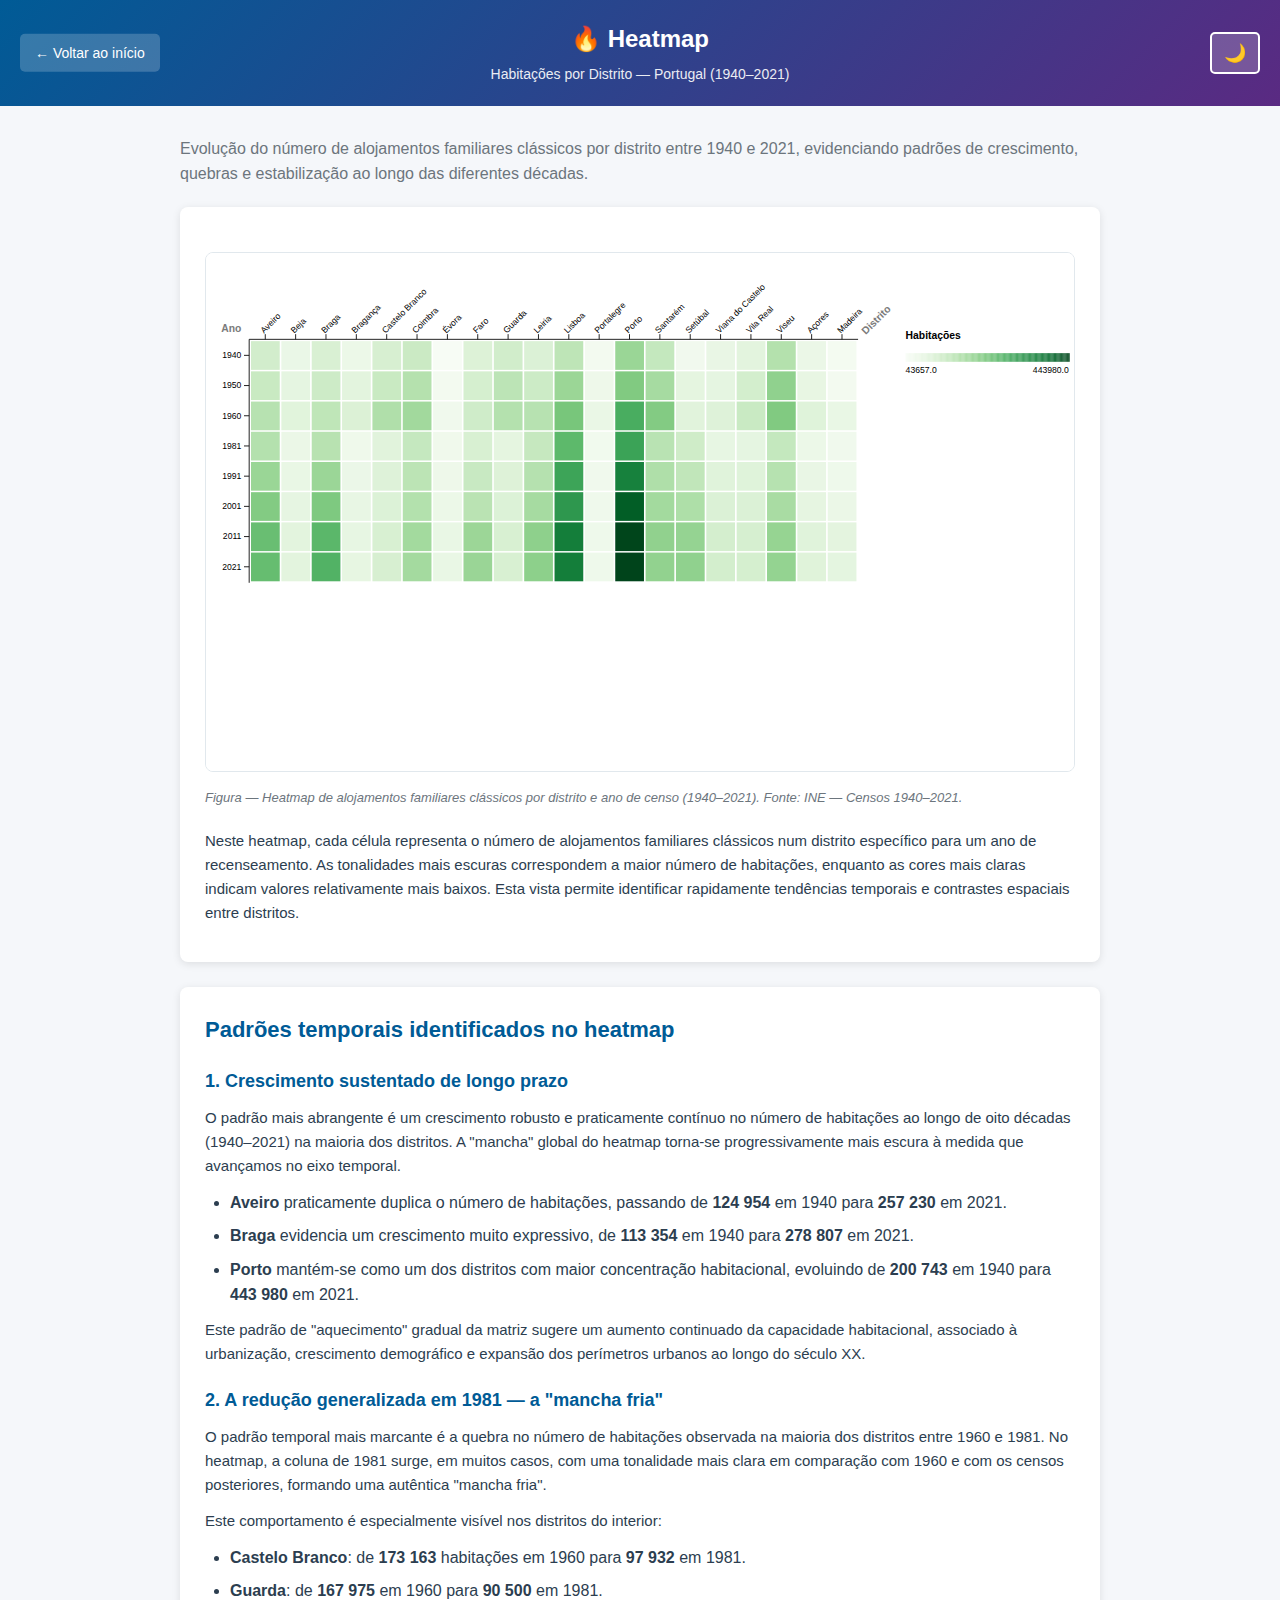
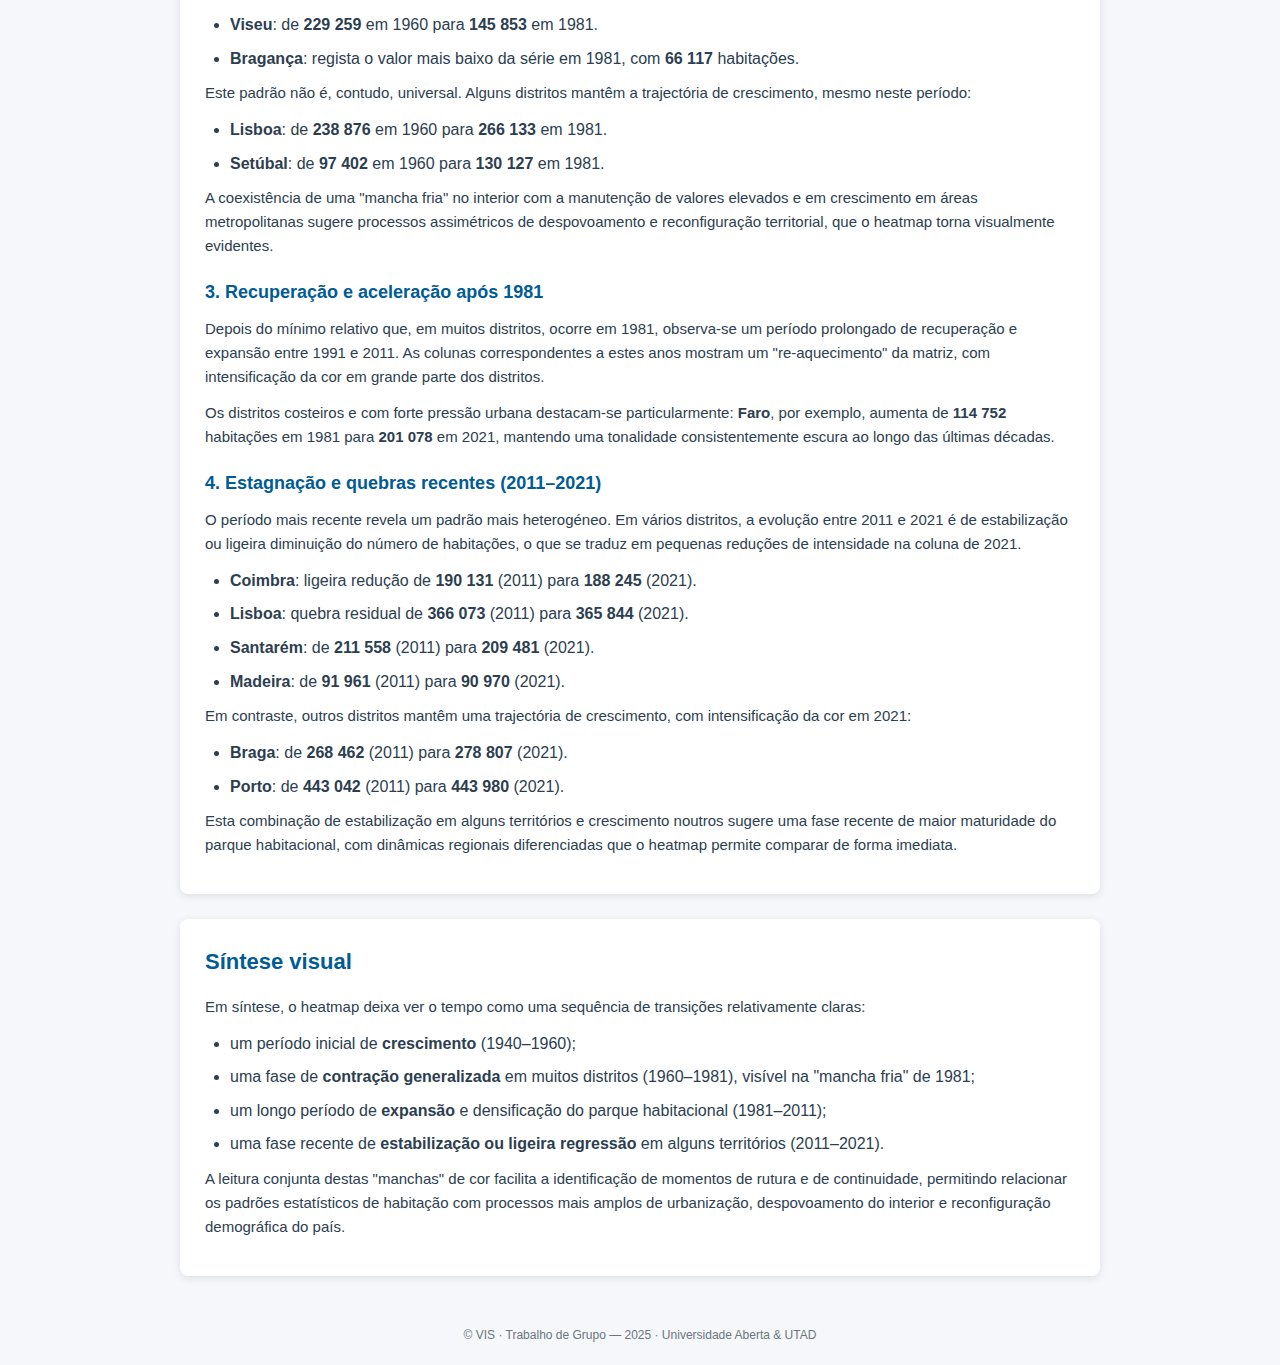
<file: Trabalho1/VIS_WG_1/heatmap.html>
<!DOCTYPE html>
<html lang="pt">
<head>
  <meta charset="UTF-8">
  <title>Heatmap · Habitações por Distrito (1940–2021)</title>
  <meta name="viewport" content="width=device-width, initial-scale=1.0">

  <!-- Carregar modo escuro IMEDIATAMENTE -->
  <script>
    if (localStorage.getItem('darkMode') === 'true') {
      document.write('<style>body{background:#1a1a1a!important;color:#e0e0e0!important;}</style>');
    }
  </script>

  <style>
    :root {
      --bg: #f5f7fa;
      --card-bg: white;
      --text: #2c3e50;
      --border: #e1e8ed;
      --primary: #005b96;
      --header-bg: linear-gradient(135deg, #005b96, #5a2a82);
      --muted: #6c757d;
    }

    body.dark {
      --bg: #1a1a1a;
      --card-bg: #2d2d2d;
      --text: #e0e0e0;
      --border: #444;
      --primary: #64b5f6;
      --header-bg: linear-gradient(135deg, #000000, #3a1757);
      --muted: #aaa;
    }

    * {
      margin: 0;
      padding: 0;
      box-sizing: border-box;
    }

    body {
      font-family: -apple-system, BlinkMacSystemFont, 'Segoe UI', Roboto, Oxygen, Ubuntu, sans-serif;
      background: var(--bg);
      color: var(--text);
      transition: all 0.3s ease;
      line-height: 1.6;
    }

    header {
      background: var(--header-bg);
      color: white;
      padding: 20px;
      text-align: center;
      position: relative;
    }

    header h1 {
      margin: 0;
      font-size: 24px;
      display: flex;
      align-items: center;
      justify-content: center;
      gap: 10px;
    }

    header p {
      margin: 5px 0 0;
      font-size: 14px;
      opacity: 0.9;
    }

    .back-btn {
      position: absolute;
      left: 20px;
      top: 50%;
      transform: translateY(-50%);
      background: rgba(255, 255, 255, 0.2);
      color: white;
      text-decoration: none;
      padding: 8px 15px;
      border-radius: 5px;
      font-size: 14px;
      transition: all 0.3s;
    }

    .back-btn:hover {
      background: rgba(255, 255, 255, 0.3);
    }

    .dark-toggle {
      position: absolute;
      right: 20px;
      top: 50%;
      transform: translateY(-50%);
      background: rgba(255,255,255,0.2);
      border: 2px solid white;
      color: white;
      padding: 8px 12px;
      border-radius: 5px;
      cursor: pointer;
      font-size: 18px;
      transition: all 0.3s;
    }

    .dark-toggle:hover {
      background: rgba(255,255,255,0.3);
    }

    main {
      max-width: 960px;
      margin: 30px auto;
      padding: 0 20px;
    }

    .card {
      background: var(--card-bg);
      border-radius: 8px;
      padding: 25px;
      margin-bottom: 25px;
      box-shadow: 0 2px 8px rgba(0,0,0,0.1);
    }

    h2 {
      font-size: 22px;
      margin-bottom: 15px;
      color: var(--primary);
    }

    h3 {
      font-size: 18px;
      margin-top: 20px;
      margin-bottom: 10px;
      color: var(--primary);
    }

    p {
      margin-bottom: 12px;
      font-size: 15px;
    }

    .lead {
      font-size: 16px;
      color: var(--muted);
      margin-bottom: 20px;
    }

    ul {
      padding-left: 25px;
      margin: 10px 0;
    }

    li {
      margin-bottom: 8px;
    }

    figure {
      margin: 20px 0;
    }

    figure img {
      width: 100%;
      height: auto;
      border-radius: 8px;
      border: 1px solid var(--border);
    }

    figcaption {
      font-size: 13px;
      color: var(--muted);
      margin-top: 8px;
      font-style: italic;
    }

    footer {
      text-align: center;
      padding: 20px;
      font-size: 12px;
      color: var(--muted);
    }
  </style>
</head>
<body>

<header>
  <a href="index.html" class="back-btn">← Voltar ao início</a>
  
  <h1>🔥 Heatmap</h1>
  <p>Habitações por Distrito — Portugal (1940–2021)</p>
  
  <button class="dark-toggle" onclick="toggleDark()" id="darkModeBtn" title="Alternar modo">
    <span id="darkModeIcon">🌙</span>
  </button>
</header>

<main>
  <p class="lead">
    Evolução do número de alojamentos familiares clássicos por distrito entre
    1940 e 2021, evidenciando padrões de crescimento, quebras e estabilização
    ao longo das diferentes décadas.
  </p>

  <section class="card">
    <figure>
      <img
        src="imagens/heatmap_distrito_x_ano.svg"
        alt="Heatmap com distritos no eixo vertical e anos de censo no eixo horizontal, mostrando a intensidade do número de habitações por cor."
      />
      <figcaption>
        Figura — Heatmap de alojamentos familiares clássicos por distrito e ano de censo (1940–2021). Fonte: INE — Censos 1940–2021.
      </figcaption>
    </figure>
    <p>
      Neste heatmap, cada célula representa o número de alojamentos familiares clássicos
      num distrito específico para um ano de recenseamento. As tonalidades mais escuras
      correspondem a maior número de habitações, enquanto as cores mais claras indicam
      valores relativamente mais baixos. Esta vista permite identificar rapidamente
      tendências temporais e contrastes espaciais entre distritos.
    </p>
  </section>

  <section class="card">
    <h2>Padrões temporais identificados no heatmap</h2>

    <h3>1. Crescimento sustentado de longo prazo</h3>
    <p>
      O padrão mais abrangente é um crescimento robusto e praticamente contínuo
      no número de habitações ao longo de oito décadas (1940–2021) na maioria dos
      distritos. A "mancha" global do heatmap torna-se progressivamente mais escura
      à medida que avançamos no eixo temporal.
    </p>
    <ul>
      <li>
        <strong>Aveiro</strong> praticamente duplica o número de habitações, passando
        de <strong>124 954</strong> em 1940 para <strong>257 230</strong> em 2021.
      </li>
      <li>
        <strong>Braga</strong> evidencia um crescimento muito expressivo, de
        <strong>113 354</strong> em 1940 para <strong>278 807</strong> em 2021.
      </li>
      <li>
        <strong>Porto</strong> mantém-se como um dos distritos com maior concentração
        habitacional, evoluindo de <strong>200 743</strong> em 1940 para
        <strong>443 980</strong> em 2021.
      </li>
    </ul>
    <p>
      Este padrão de "aquecimento" gradual da matriz sugere um aumento continuado
      da capacidade habitacional, associado à urbanização, crescimento demográfico
      e expansão dos perímetros urbanos ao longo do século XX.
    </p>

    <h3>2. A redução generalizada em 1981 — a "mancha fria"</h3>
    <p>
      O padrão temporal mais marcante é a quebra no número de habitações observada
      na maioria dos distritos entre 1960 e 1981. No heatmap, a coluna de 1981
      surge, em muitos casos, com uma tonalidade mais clara em comparação com 1960
      e com os censos posteriores, formando uma autêntica "mancha fria".
    </p>
    <p>
      Este comportamento é especialmente visível nos distritos do interior:
    </p>
    <ul>
      <li>
        <strong>Castelo Branco</strong>: de <strong>173 163</strong> habitações em
        1960 para <strong>97 932</strong> em 1981.
      </li>
      <li>
        <strong>Guarda</strong>: de <strong>167 975</strong> em 1960 para
        <strong>90 500</strong> em 1981.
      </li>
      <li>
        <strong>Viseu</strong>: de <strong>229 259</strong> em 1960 para
        <strong>145 853</strong> em 1981.
      </li>
      <li>
        <strong>Bragança</strong>: regista o valor mais baixo da série em 1981, com
        <strong>66 117</strong> habitações.
      </li>
    </ul>
    <p>
      Este padrão não é, contudo, universal. Alguns distritos mantêm a trajectória
      de crescimento, mesmo neste período:
    </p>
    <ul>
      <li>
        <strong>Lisboa</strong>: de <strong>238 876</strong> em 1960 para
        <strong>266 133</strong> em 1981.
      </li>
      <li>
        <strong>Setúbal</strong>: de <strong>97 402</strong> em 1960 para
        <strong>130 127</strong> em 1981.
      </li>
    </ul>
    <p>
      A coexistência de uma "mancha fria" no interior com a manutenção de valores
      elevados e em crescimento em áreas metropolitanas sugere processos assimétricos
      de despovoamento e reconfiguração territorial, que o heatmap torna visualmente
      evidentes.
    </p>

    <h3>3. Recuperação e aceleração após 1981</h3>
    <p>
      Depois do mínimo relativo que, em muitos distritos, ocorre em 1981, observa-se
      um período prolongado de recuperação e expansão entre 1991 e 2011. As colunas
      correspondentes a estes anos mostram um "re-aquecimento" da matriz, com
      intensificação da cor em grande parte dos distritos.
    </p>
    <p>
      Os distritos costeiros e com forte pressão urbana destacam-se particularmente:
      <strong>Faro</strong>, por exemplo, aumenta de <strong>114 752</strong>
      habitações em 1981 para <strong>201 078</strong> em 2021, mantendo uma
      tonalidade consistentemente escura ao longo das últimas décadas.
    </p>

    <h3>4. Estagnação e quebras recentes (2011–2021)</h3>
    <p>
      O período mais recente revela um padrão mais heterogéneo. Em vários distritos,
      a evolução entre 2011 e 2021 é de estabilização ou ligeira diminuição do
      número de habitações, o que se traduz em pequenas reduções de intensidade
      na coluna de 2021.
    </p>
    <ul>
      <li>
        <strong>Coimbra</strong>: ligeira redução de
        <strong>190 131</strong> (2011) para <strong>188 245</strong> (2021).
      </li>
      <li>
        <strong>Lisboa</strong>: quebra residual de <strong>366 073</strong> (2011)
        para <strong>365 844</strong> (2021).
      </li>
      <li>
        <strong>Santarém</strong>: de <strong>211 558</strong> (2011) para
        <strong>209 481</strong> (2021).
      </li>
      <li>
        <strong>Madeira</strong>: de <strong>91 961</strong> (2011) para
        <strong>90 970</strong> (2021).
      </li>
    </ul>
    <p>
      Em contraste, outros distritos mantêm uma trajectória de crescimento, com
      intensificação da cor em 2021:
    </p>
    <ul>
      <li>
        <strong>Braga</strong>: de <strong>268 462</strong> (2011) para
        <strong>278 807</strong> (2021).
      </li>
      <li>
        <strong>Porto</strong>: de <strong>443 042</strong> (2011) para
        <strong>443 980</strong> (2021).
      </li>
    </ul>
    <p>
      Esta combinação de estabilização em alguns territórios e crescimento noutros
      sugere uma fase recente de maior maturidade do parque habitacional, com
      dinâmicas regionais diferenciadas que o heatmap permite comparar de forma
      imediata.
    </p>
  </section>

  <section class="card">
    <h2>Síntese visual</h2>
    <p>
      Em síntese, o heatmap deixa ver o tempo como uma sequência de transições
      relativamente claras:
    </p>
    <ul>
      <li>
        um período inicial de <strong>crescimento</strong> (1940–1960);
      </li>
      <li>
        uma fase de <strong>contração generalizada</strong> em muitos distritos (1960–1981), visível na "mancha fria" de 1981;
      </li>
      <li>
        um longo período de <strong>expansão</strong> e densificação do parque habitacional (1981–2011);
      </li>
      <li>
        uma fase recente de <strong>estabilização ou ligeira regressão</strong> em alguns territórios (2011–2021).
      </li>
    </ul>
    <p>
      A leitura conjunta destas "manchas" de cor facilita a identificação de
      momentos de rutura e de continuidade, permitindo relacionar os padrões
      estatísticos de habitação com processos mais amplos de urbanização,
      despovoamento do interior e reconfiguração demográfica do país.
    </p>
  </section>
</main>

<footer>
  © VIS · Trabalho de Grupo — 2025 · Universidade Aberta & UTAD
</footer>

<script>
  // Aplicar modo escuro ao carregar
  const isDarkMode = localStorage.getItem('darkMode') === 'true';
  if (isDarkMode) {
    document.body.classList.add('dark');
  }

  // Atualizar ícone do botão
  function updateDarkModeButton() {
    const icon = document.getElementById('darkModeIcon');
    const btn = document.getElementById('darkModeBtn');
    if (icon && btn) {
      if (isDarkMode) {
        icon.textContent = '☀️';
        btn.setAttribute('title', 'Mudar para modo claro');
      } else {
        icon.textContent = '🌙';
        btn.setAttribute('title', 'Mudar para modo escuro');
      }
    }
  }
  updateDarkModeButton();

  function toggleDark() {
    document.body.classList.toggle('dark');
    const isDark = document.body.classList.contains('dark');
    localStorage.setItem('darkMode', isDark ? 'true' : 'false');
    window.location.reload();
  }
</script>

</body>
</html>
</file>
